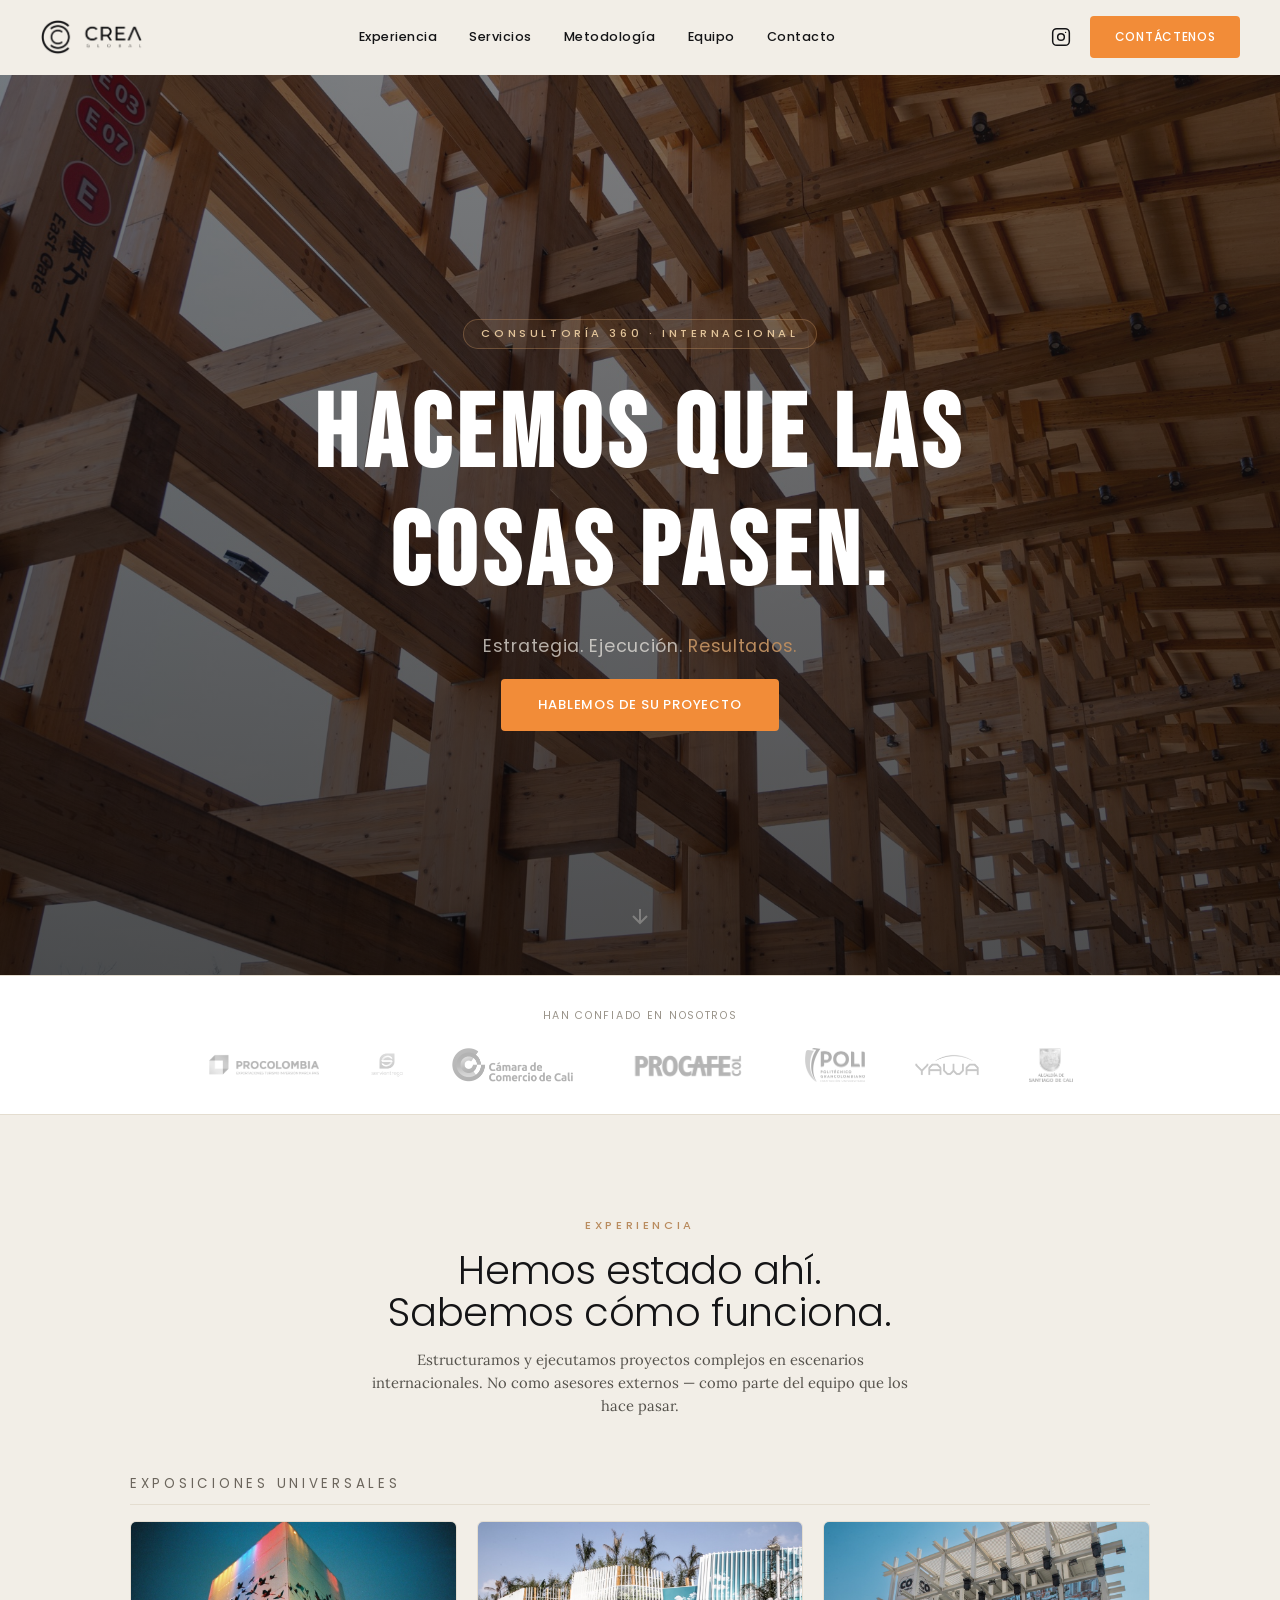
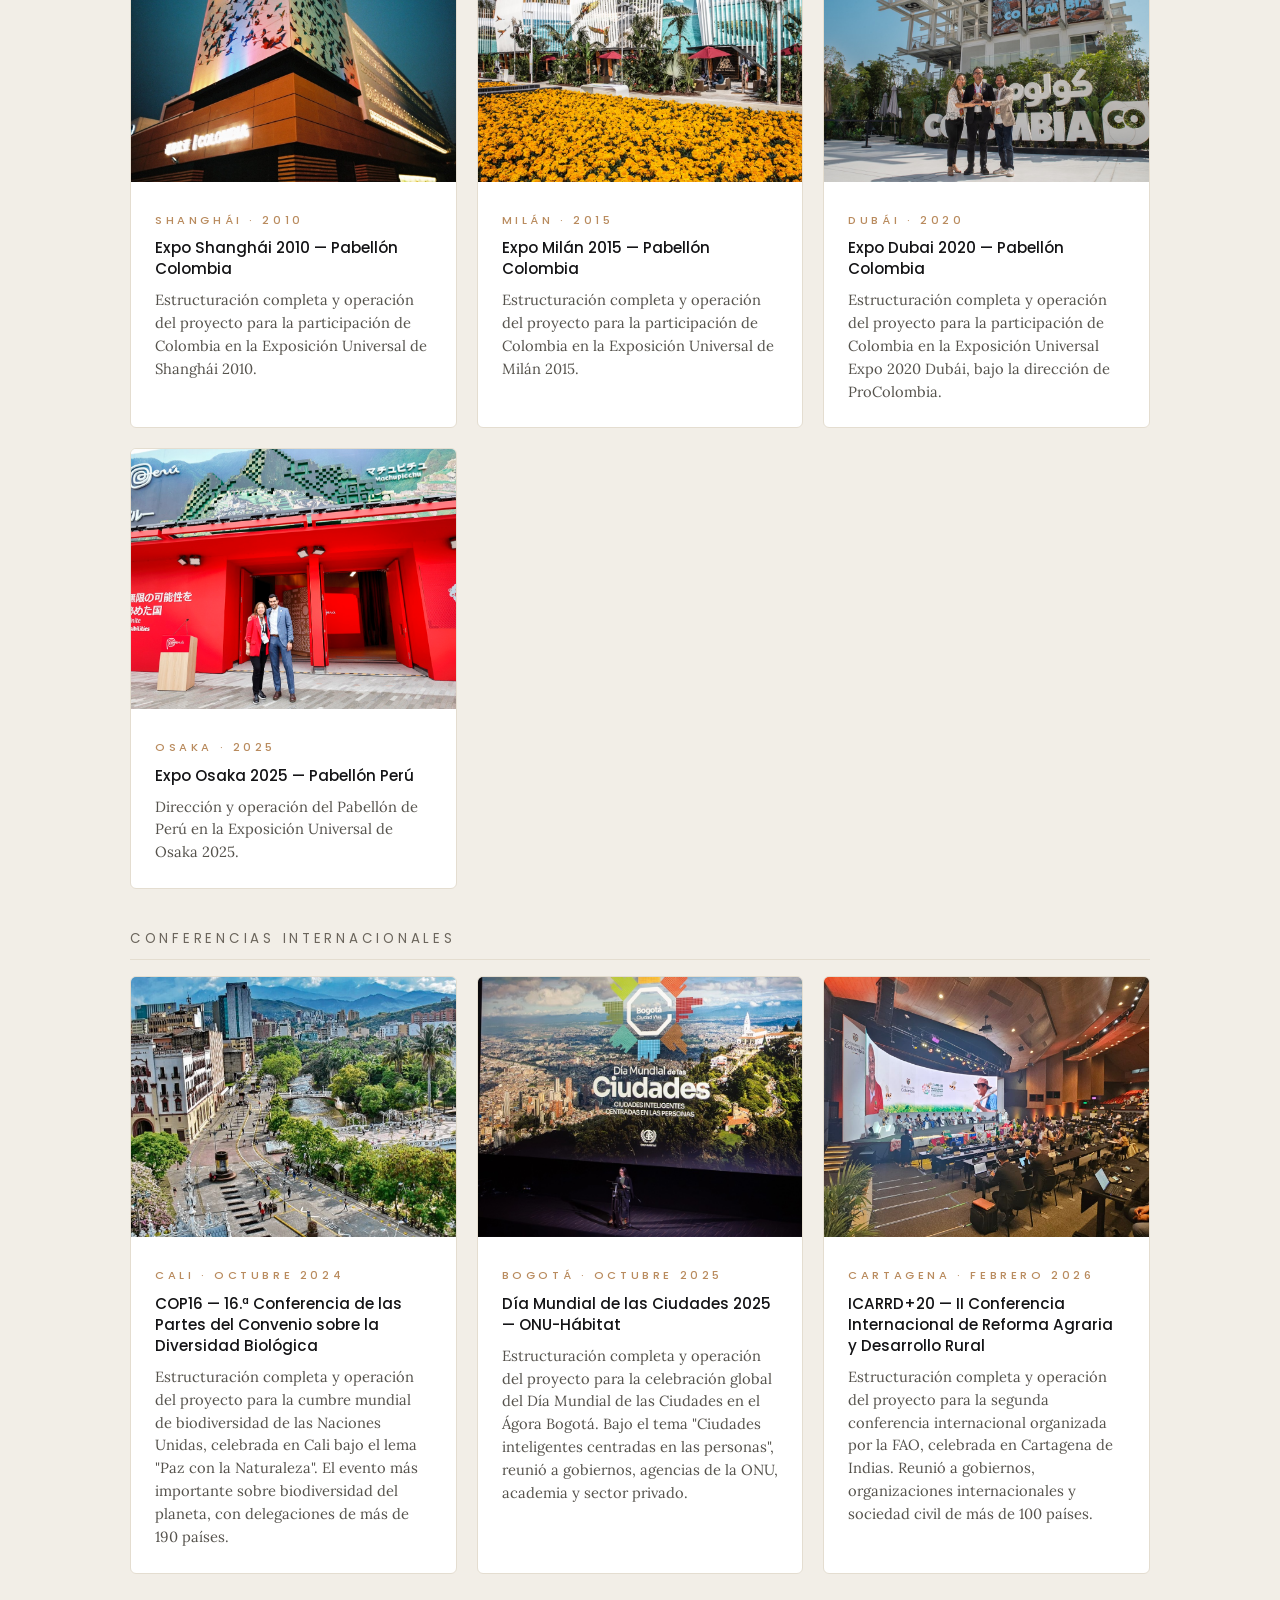
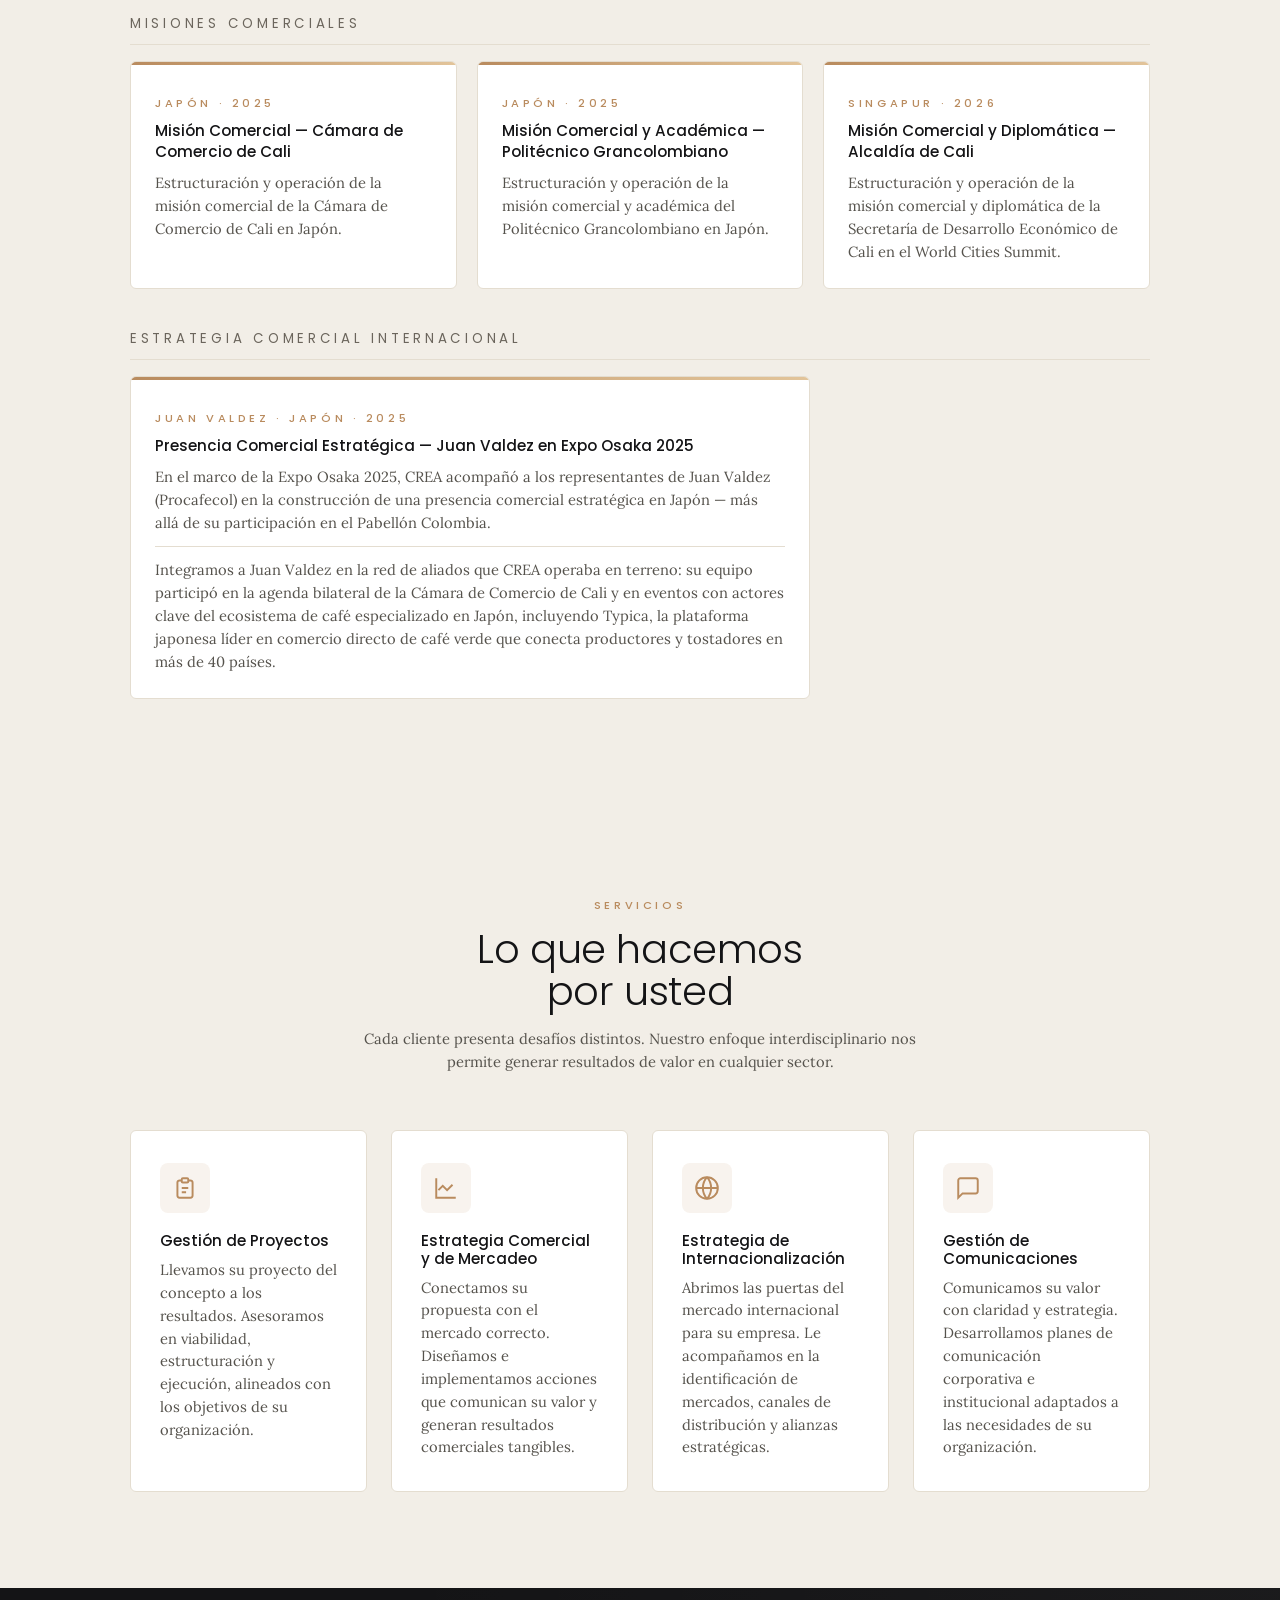
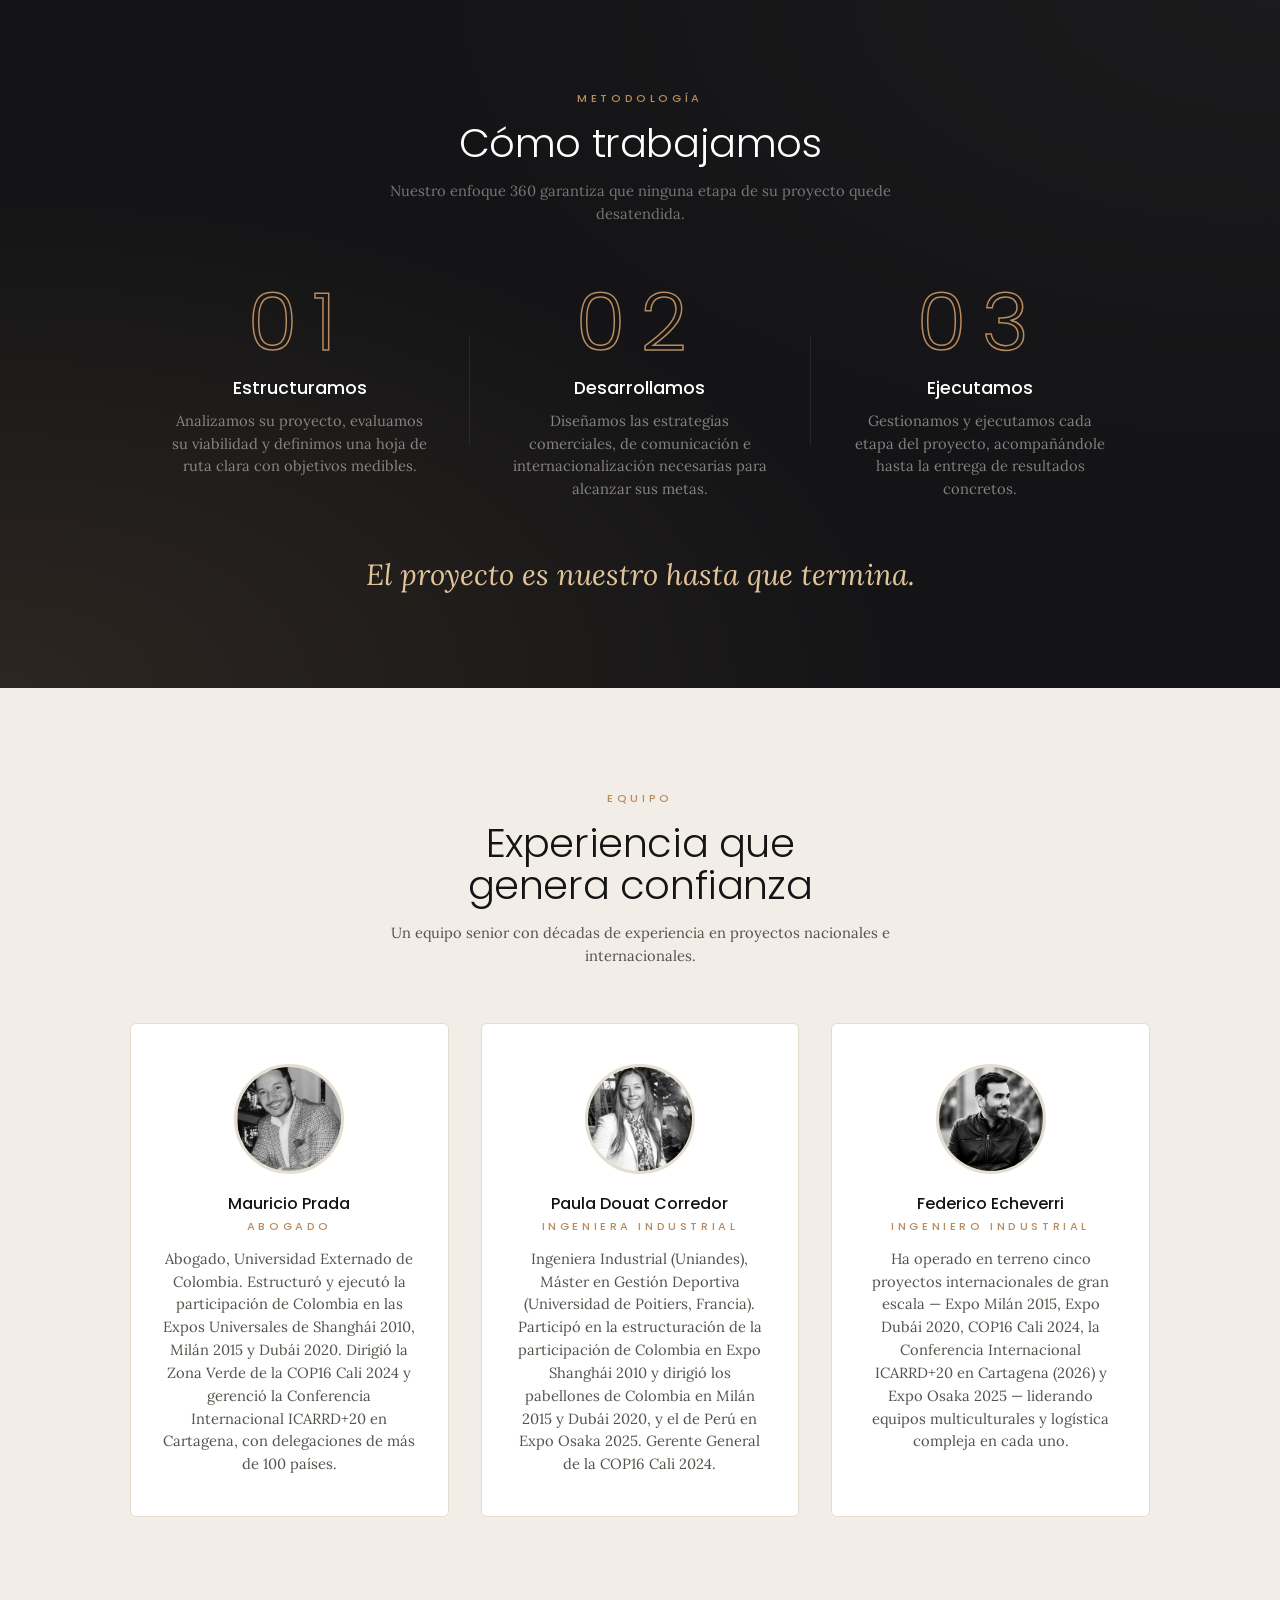
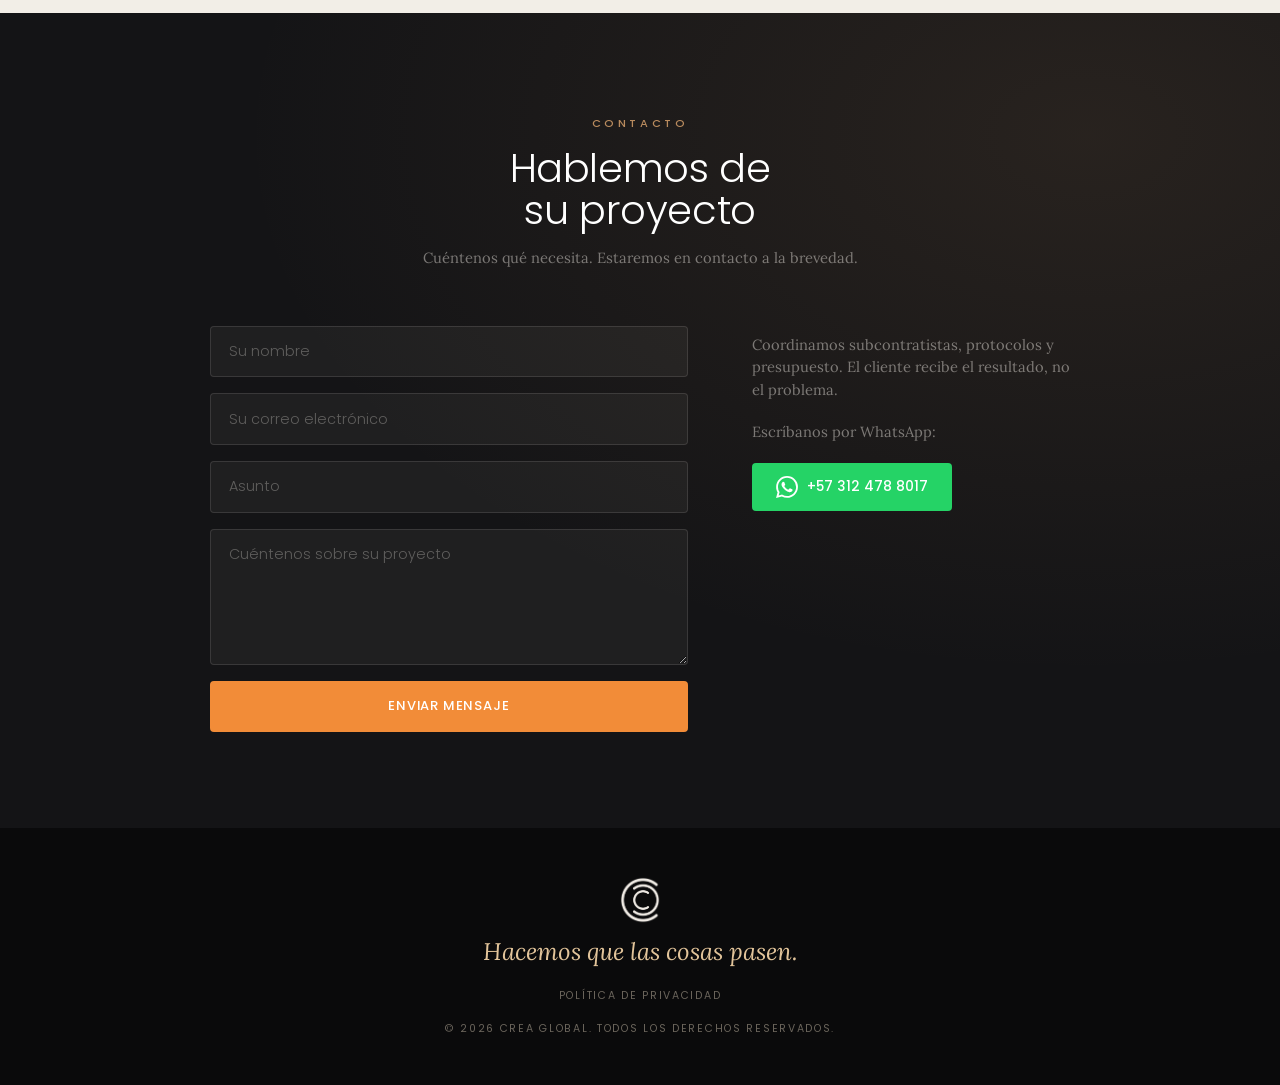
<file: index.html>
<!DOCTYPE html>
<html lang="es">
<head>
  <meta charset="UTF-8" />
  <meta name="viewport" content="width=device-width, initial-scale=1.0" />
  <title>CREA Global — Estrategia. Ejecución. Resultados.</title>
  <link rel="stylesheet" href="style.css" />
  <link href="https://fonts.googleapis.com/css2?family=Bebas+Neue&family=Poppins:ital,wght@0,300;0,400;0,500&family=Lora:ital,wght@0,400;1,400&display=swap" rel="stylesheet" />
</head>
<body>

  <!-- Navigation -->
  <header class="navbar" id="navbar">
    <a href="#" class="logo"><img src="images/logo-black-new.png" alt="CREA Global" height="36" /></a>
    <nav class="nav-links">
      <a href="#experiencia">Experiencia</a>
      <a href="#servicios">Servicios</a>
      <a href="#metodologia">Metodología</a>
      <a href="#equipo">Equipo</a>
      <a href="#contacto">Contacto</a>
    </nav>
    <div class="nav-actions">
      <a href="https://instagram.com" target="_blank" class="ig-link" aria-label="Instagram">
        <svg width="20" height="20" fill="none" stroke="currentColor" stroke-width="1.8" viewBox="0 0 24 24"><rect x="2" y="2" width="20" height="20" rx="5" ry="5"/><circle cx="12" cy="12" r="4"/><circle cx="17.5" cy="6.5" r="0.8" fill="currentColor" stroke="none"/></svg>
      </a>
      <a href="#contacto" class="btn btn-sm">Contáctenos</a>
      <button class="hamburger" aria-label="Menú">&#9776;</button>
    </div>
  </header>

  <!-- Hero -->
  <section class="hero" id="inicio">
    <div class="hero-bg"></div>
    <div class="hero-content">
      <p class="hero-tag reveal">Consultoría 360 · Internacional</p>
      <h1 class="reveal">Hacemos que las cosas pasen.</h1>
      <p class="hero-tagline reveal">Estrategia. Ejecución. <span class="accent-bronce">Resultados.</span></p>
      <a href="#contacto" class="btn btn-hero reveal">Hablemos de su proyecto</a>
    </div>
    <a href="#experiencia" class="hero-scroll" aria-label="Continuar">
      <svg width="24" height="24" fill="none" stroke="currentColor" stroke-width="2" viewBox="0 0 24 24"><path d="M12 5v14M5 12l7 7 7-7"/></svg>
    </a>
  </section>

  <!-- Trust Bar -->
  <section class="trust-bar">
    <p class="trust-label">Han confiado en nosotros</p>
    <div class="trust-logos">
      <img src="images/logo-procolombia.png" alt="ProColombia" />
      <img src="images/logo-servientrega.png" alt="Servientrega" />
      <img src="images/logo-camara-cali.png" alt="Cámara de Comercio de Cali" />
      <img src="images/logo-procafecol.png" alt="Procafecol" />
      <img src="images/logo-politecnico.png" alt="Politécnico Grancolombiano" />
      <img src="images/logo-yawa.png" alt="Yawa" />
      <img src="images/logo-alcaldia-cali.png" alt="Alcaldía de Cali" />
    </div>
  </section>

  <!-- Experience -->
  <section class="experience section" id="experiencia">
    <div class="container">
      <div class="section-header reveal">
        <p class="section-tag">Experiencia</p>
        <h2>Hemos estado ahí.<br>Sabemos cómo funciona.</h2>
        <p class="section-sub">Estructuramos y ejecutamos proyectos complejos en escenarios internacionales. No como asesores externos — como parte del equipo que los hace pasar.</p>
      </div>

      <!-- .exp-media acepta <img> hoy; para agregar video más adelante, reemplazar el <img>
           por <video autoplay muted loop playsinline poster="[misma imagen]" src="[clip].mp4"></video>
           dentro del mismo contenedor — comparte posicionamiento y hover con la imagen. -->
      <p class="exp-category-label reveal">Exposiciones Universales</p>
      <div class="exp-grid">
        <div class="exp-card reveal">
          <div class="exp-media"><img src="images/project-shanghai.jpg" alt="Pabellón Colombia en Expo Shanghái 2010" loading="lazy" /></div>
          <div class="exp-body">
            <span class="exp-tag">Shanghái · 2010</span>
            <h3>Expo Shanghái 2010 — Pabellón Colombia</h3>
            <p>Estructuración completa y operación del proyecto para la participación de Colombia en la Exposición Universal de Shanghái 2010.</p>
          </div>
        </div>
        <div class="exp-card reveal">
          <div class="exp-media"><img src="images/project-milan.jpg" alt="Pabellón Colombia en Expo Milán 2015" loading="lazy" /></div>
          <div class="exp-body">
            <span class="exp-tag">Milán · 2015</span>
            <h3>Expo Milán 2015 — Pabellón Colombia</h3>
            <p>Estructuración completa y operación del proyecto para la participación de Colombia en la Exposición Universal de Milán 2015.</p>
          </div>
        </div>
        <div class="exp-card reveal">
          <div class="exp-media"><img src="images/project-dubai.jpg" alt="Pabellón Colombia en Expo Dubái 2020" loading="lazy" /></div>
          <div class="exp-body">
            <span class="exp-tag">Dubái · 2020</span>
            <h3>Expo Dubai 2020 — Pabellón Colombia</h3>
            <p>Estructuración completa y operación del proyecto para la participación de Colombia en la Exposición Universal Expo 2020 Dubái, bajo la dirección de ProColombia.</p>
          </div>
        </div>
        <div class="exp-card reveal">
          <div class="exp-media"><img src="images/project-osaka.jpg" alt="Pabellón Perú en Expo Osaka 2025" loading="lazy" /></div>
          <div class="exp-body">
            <span class="exp-tag">Osaka · 2025</span>
            <h3>Expo Osaka 2025 — Pabellón Perú</h3>
            <p>Dirección y operación del Pabellón de Perú en la Exposición Universal de Osaka 2025.</p>
          </div>
        </div>
      </div>

      <p class="exp-category-label reveal">Conferencias Internacionales</p>
      <div class="exp-grid">
        <div class="exp-card reveal">
          <div class="exp-media"><img src="images/project-cop16.jpg" alt="COP16 en Cali, 2024" loading="lazy" /></div>
          <div class="exp-body">
            <span class="exp-tag">Cali · Octubre 2024</span>
            <h3>COP16 — 16.ª Conferencia de las Partes del Convenio sobre la Diversidad Biológica</h3>
            <p>Estructuración completa y operación del proyecto para la cumbre mundial de biodiversidad de las Naciones Unidas, celebrada en Cali bajo el lema "Paz con la Naturaleza". El evento más importante sobre biodiversidad del planeta, con delegaciones de más de 190 países.</p>
          </div>
        </div>
        <div class="exp-card reveal">
          <div class="exp-media"><img src="images/project-ciudades.jpg" alt="Día Mundial de las Ciudades 2025 en Bogotá" loading="lazy" /></div>
          <div class="exp-body">
            <span class="exp-tag">Bogotá · Octubre 2025</span>
            <h3>Día Mundial de las Ciudades 2025 — ONU-Hábitat</h3>
            <p>Estructuración completa y operación del proyecto para la celebración global del Día Mundial de las Ciudades en el Ágora Bogotá. Bajo el tema "Ciudades inteligentes centradas en las personas", reunió a gobiernos, agencias de la ONU, academia y sector privado.</p>
          </div>
        </div>
        <div class="exp-card reveal">
          <div class="exp-media"><img src="images/project-icarrd.jpg" alt="ICARRD+20 en Cartagena" loading="lazy" /></div>
          <div class="exp-body">
            <span class="exp-tag">Cartagena · Febrero 2026</span>
            <h3>ICARRD+20 — II Conferencia Internacional de Reforma Agraria y Desarrollo Rural</h3>
            <p>Estructuración completa y operación del proyecto para la segunda conferencia internacional organizada por la FAO, celebrada en Cartagena de Indias. Reunió a gobiernos, organizaciones internacionales y sociedad civil de más de 100 países.</p>
          </div>
        </div>
      </div>

      <p class="exp-category-label reveal">Misiones Comerciales</p>
      <div class="exp-grid">
        <div class="exp-card reveal">
          <div class="exp-card-accent"></div>
          <div class="exp-body">
            <span class="exp-tag">Japón · 2025</span>
            <h3>Misión Comercial — Cámara de Comercio de Cali</h3>
            <p>Estructuración y operación de la misión comercial de la Cámara de Comercio de Cali en Japón.</p>
          </div>
        </div>
        <div class="exp-card reveal">
          <div class="exp-card-accent"></div>
          <div class="exp-body">
            <span class="exp-tag">Japón · 2025</span>
            <h3>Misión Comercial y Académica — Politécnico Grancolombiano</h3>
            <p>Estructuración y operación de la misión comercial y académica del Politécnico Grancolombiano en Japón.</p>
          </div>
        </div>
        <div class="exp-card reveal">
          <div class="exp-card-accent"></div>
          <div class="exp-body">
            <span class="exp-tag">Singapur · 2026</span>
            <h3>Misión Comercial y Diplomática — Alcaldía de Cali</h3>
            <p>Estructuración y operación de la misión comercial y diplomática de la Secretaría de Desarrollo Económico de Cali en el World Cities Summit.</p>
          </div>
        </div>
      </div>

      <p class="exp-category-label reveal">Estrategia Comercial Internacional</p>
      <div class="exp-grid">
        <div class="exp-card exp-card-featured reveal">
          <div class="exp-card-accent"></div>
          <div class="exp-body">
            <span class="exp-tag">Juan Valdez · Japón · 2025</span>
            <h3>Presencia Comercial Estratégica — Juan Valdez en Expo Osaka 2025</h3>
            <p>En el marco de la Expo Osaka 2025, CREA acompañó a los representantes de Juan Valdez (Procafecol) en la construcción de una presencia comercial estratégica en Japón — más allá de su participación en el Pabellón Colombia.</p>
            <p class="exp-body-extra">Integramos a Juan Valdez en la red de aliados que CREA operaba en terreno: su equipo participó en la agenda bilateral de la Cámara de Comercio de Cali y en eventos con actores clave del ecosistema de café especializado en Japón, incluyendo Typica, la plataforma japonesa líder en comercio directo de café verde que conecta productores y tostadores en más de 40 países.</p>
          </div>
        </div>
      </div>
    </div>
  </section>

  <!-- Services -->
  <section class="services section" id="servicios">
    <div class="container">
      <div class="section-header reveal">
        <p class="section-tag">Servicios</p>
        <h2>Lo que hacemos<br>por usted</h2>
        <p class="section-sub">Cada cliente presenta desafíos distintos. Nuestro enfoque interdisciplinario nos permite generar resultados de valor en cualquier sector.</p>
      </div>
      <div class="services-grid">
        <div class="service-card reveal">
          <div class="service-icon">
            <svg width="26" height="26" fill="none" stroke="currentColor" stroke-width="1.8" viewBox="0 0 24 24"><path d="M9 5H7a2 2 0 00-2 2v12a2 2 0 002 2h10a2 2 0 002-2V7a2 2 0 00-2-2h-2"/><rect x="9" y="3" width="6" height="4" rx="1"/><path d="M9 12h6M9 16h4"/></svg>
          </div>
          <h3>Gestión de Proyectos</h3>
          <p>Llevamos su proyecto del concepto a los resultados. Asesoramos en viabilidad, estructuración y ejecución, alineados con los objetivos de su organización.</p>
        </div>
        <div class="service-card reveal">
          <div class="service-icon">
            <svg width="26" height="26" fill="none" stroke="currentColor" stroke-width="1.8" viewBox="0 0 24 24"><path d="M3 3v18h18"/><path d="M18 9l-5 5-4-4-4 4"/></svg>
          </div>
          <h3>Estrategia Comercial y de Mercadeo</h3>
          <p>Conectamos su propuesta con el mercado correcto. Diseñamos e implementamos acciones que comunican su valor y generan resultados comerciales tangibles.</p>
        </div>
        <div class="service-card reveal">
          <div class="service-icon">
            <svg width="26" height="26" fill="none" stroke="currentColor" stroke-width="1.8" viewBox="0 0 24 24"><circle cx="12" cy="12" r="10"/><path d="M2 12h20M12 2a15 15 0 010 20M12 2a15 15 0 000 20"/></svg>
          </div>
          <h3>Estrategia de Internacionalización</h3>
          <p>Abrimos las puertas del mercado internacional para su empresa. Le acompañamos en la identificación de mercados, canales de distribución y alianzas estratégicas.</p>
        </div>
        <div class="service-card reveal">
          <div class="service-icon">
            <svg width="26" height="26" fill="none" stroke="currentColor" stroke-width="1.8" viewBox="0 0 24 24"><path d="M21 15a2 2 0 01-2 2H7l-4 4V5a2 2 0 012-2h14a2 2 0 012 2z"/></svg>
          </div>
          <h3>Gestión de Comunicaciones</h3>
          <p>Comunicamos su valor con claridad y estrategia. Desarrollamos planes de comunicación corporativa e institucional adaptados a las necesidades de su organización.</p>
        </div>
      </div>
    </div>
  </section>

  <!-- Methodology -->
  <section class="methodology section" id="metodologia">
    <div class="container">
      <div class="section-header reveal">
        <p class="section-tag">Metodología</p>
        <h2>Cómo trabajamos</h2>
        <p class="section-sub">Nuestro enfoque 360 garantiza que ninguna etapa de su proyecto quede desatendida.</p>
      </div>
      <div class="method-steps">
        <div class="method-step reveal">
          <div class="step-number">01</div>
          <h3>Estructuramos</h3>
          <p>Analizamos su proyecto, evaluamos su viabilidad y definimos una hoja de ruta clara con objetivos medibles.</p>
        </div>
        <div class="method-divider"></div>
        <div class="method-step reveal">
          <div class="step-number">02</div>
          <h3>Desarrollamos</h3>
          <p>Diseñamos las estrategias comerciales, de comunicación e internacionalización necesarias para alcanzar sus metas.</p>
        </div>
        <div class="method-divider"></div>
        <div class="method-step reveal">
          <div class="step-number">03</div>
          <h3>Ejecutamos</h3>
          <p>Gestionamos y ejecutamos cada etapa del proyecto, acompañándole hasta la entrega de resultados concretos.</p>
        </div>
      </div>
      <p class="method-closing reveal">El proyecto es nuestro hasta que termina.</p>
    </div>
  </section>

  <!-- Team -->
  <section class="team section" id="equipo">
    <div class="container">
      <div class="section-header reveal">
        <p class="section-tag">Equipo</p>
        <h2>Experiencia que<br>genera confianza</h2>
        <p class="section-sub">Un equipo senior con décadas de experiencia en proyectos nacionales e internacionales.</p>
      </div>
      <div class="team-grid">
        <div class="team-card reveal">
          <img class="team-photo" src="images/team-mauricio.jpeg" alt="Mauricio Prada" />
          <h3>Mauricio Prada</h3>
          <p class="team-role">Abogado</p>
          <p class="team-bio">Abogado, Universidad Externado de Colombia. Estructuró y ejecutó la participación de Colombia en las Expos Universales de Shanghái 2010, Milán 2015 y Dubái 2020. Dirigió la Zona Verde de la COP16 Cali 2024 y gerenció la Conferencia Internacional ICARRD+20 en Cartagena, con delegaciones de más de 100 países.</p>
        </div>
        <div class="team-card reveal">
          <img class="team-photo" src="images/team-paula.jpeg" alt="Paula Douat Corredor" />
          <h3>Paula Douat Corredor</h3>
          <p class="team-role">Ingeniera Industrial</p>
          <p class="team-bio">Ingeniera Industrial (Uniandes), Máster en Gestión Deportiva (Universidad de Poitiers, Francia). Participó en la estructuración de la participación de Colombia en Expo Shanghái 2010 y dirigió los pabellones de Colombia en Milán 2015 y Dubái 2020, y el de Perú en Expo Osaka 2025. Gerente General de la COP16 Cali 2024.</p>
        </div>
        <div class="team-card reveal">
          <img class="team-photo" src="images/team-federico.png" alt="Federico Echeverri" />
          <h3>Federico Echeverri</h3>
          <p class="team-role">Ingeniero Industrial</p>
          <p class="team-bio">Ha operado en terreno cinco proyectos internacionales de gran escala — Expo Milán 2015, Expo Dubái 2020, COP16 Cali 2024, la Conferencia Internacional ICARRD+20 en Cartagena (2026) y Expo Osaka 2025 — liderando equipos multiculturales y logística compleja en cada uno.</p>
        </div>
      </div>
    </div>
  </section>

  <!-- Contact -->
  <section class="contact section" id="contacto">
    <div class="container">
      <div class="section-header reveal">
        <p class="section-tag">Contacto</p>
        <h2>Hablemos de<br>su proyecto</h2>
        <p class="section-sub">Cuéntenos qué necesita. Estaremos en contacto a la brevedad.</p>
      </div>
      <div class="contact-inner reveal">
        <form class="contact-form">
          <input type="text" placeholder="Su nombre" required />
          <input type="email" placeholder="Su correo electrónico" required />
          <input type="text" placeholder="Asunto" />
          <textarea placeholder="Cuéntenos sobre su proyecto" rows="5" required></textarea>
          <button type="submit" class="btn">Enviar mensaje</button>
        </form>
        <div class="contact-info">
          <p>Coordinamos subcontratistas, protocolos y presupuesto. El cliente recibe el resultado, no el problema.</p>
          <p>Escríbanos por WhatsApp:</p>
          <a href="https://wa.me/573124788017" target="_blank" class="whatsapp-btn">
            <svg width="22" height="22" fill="currentColor" viewBox="0 0 24 24"><path d="M17.472 14.382c-.297-.149-1.758-.867-2.03-.967-.273-.099-.471-.148-.67.15-.197.297-.767.966-.94 1.164-.173.199-.347.223-.644.075-.297-.15-1.255-.463-2.39-1.475-.883-.788-1.48-1.761-1.653-2.059-.173-.297-.018-.458.13-.606.134-.133.298-.347.446-.52.149-.174.198-.298.298-.497.099-.198.05-.371-.025-.52-.075-.149-.669-1.612-.916-2.207-.242-.579-.487-.5-.669-.51a12.8 12.8 0 00-.57-.01c-.198 0-.52.074-.792.372-.272.297-1.04 1.016-1.04 2.479 0 1.462 1.065 2.875 1.213 3.074.149.198 2.096 3.2 5.077 4.487.709.306 1.262.489 1.694.625.712.227 1.36.195 1.871.118.571-.085 1.758-.719 2.006-1.413.248-.694.248-1.289.173-1.413-.074-.124-.272-.198-.57-.347m-5.421 7.403h-.004a9.87 9.87 0 01-5.031-1.378l-.361-.214-3.741.982.998-3.648-.235-.374a9.86 9.86 0 01-1.51-5.26c.001-5.45 4.436-9.884 9.888-9.884 2.64 0 5.122 1.03 6.988 2.898a9.825 9.825 0 012.893 6.994c-.003 5.45-4.437 9.884-9.885 9.884m8.413-18.297A11.815 11.815 0 0012.05 0C5.495 0 .16 5.335.157 11.892c0 2.096.547 4.142 1.588 5.945L.057 24l6.305-1.654a11.882 11.882 0 005.683 1.448h.005c6.554 0 11.89-5.335 11.893-11.893a11.821 11.821 0 00-3.48-8.413z"/></svg>
            +57 312 478 8017
          </a>
        </div>
      </div>
    </div>
  </section>

  <!-- Footer -->
  <footer class="footer">
    <div class="footer-inner">
      <img src="images/isotipo-negativo-fondo-transparente.png" alt="CREA Global" height="48" />
      <p class="footer-tagline">Hacemos que las cosas pasen.</p>
      <div class="footer-links">
        <a href="#">Política de Privacidad</a>
      </div>
      <p class="footer-copy">&copy; 2026 CREA Global. Todos los derechos reservados.</p>
    </div>
  </footer>

  <script>
    const navbar = document.getElementById('navbar');
    window.addEventListener('scroll', () => {
      navbar.classList.toggle('scrolled', window.scrollY > 20);
    });

    const observer = new IntersectionObserver((entries) => {
      entries.forEach(e => {
        if (e.isIntersecting) {
          e.target.classList.add('visible');
          observer.unobserve(e.target);
        }
      });
    }, { threshold: 0.1 });

    document.querySelectorAll('.reveal').forEach(el => observer.observe(el));
  </script>

</body>
</html>
</file>
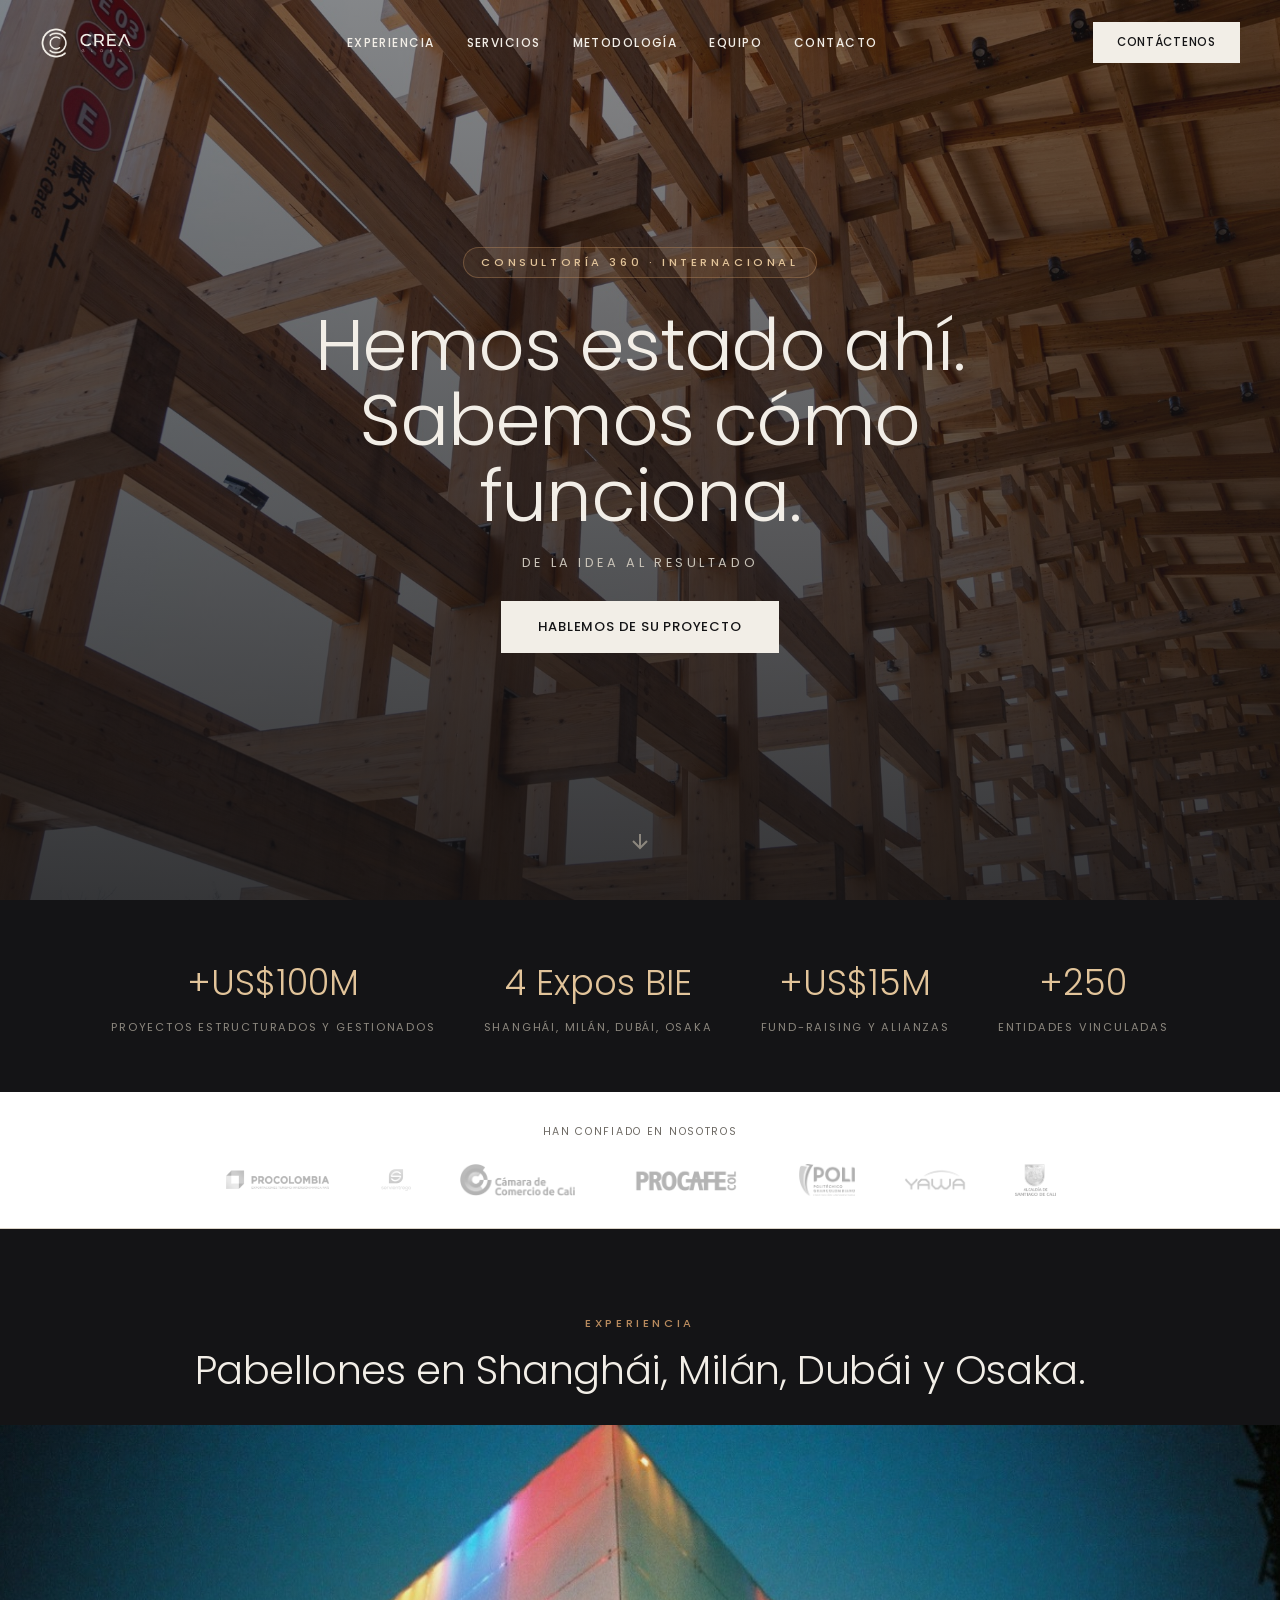
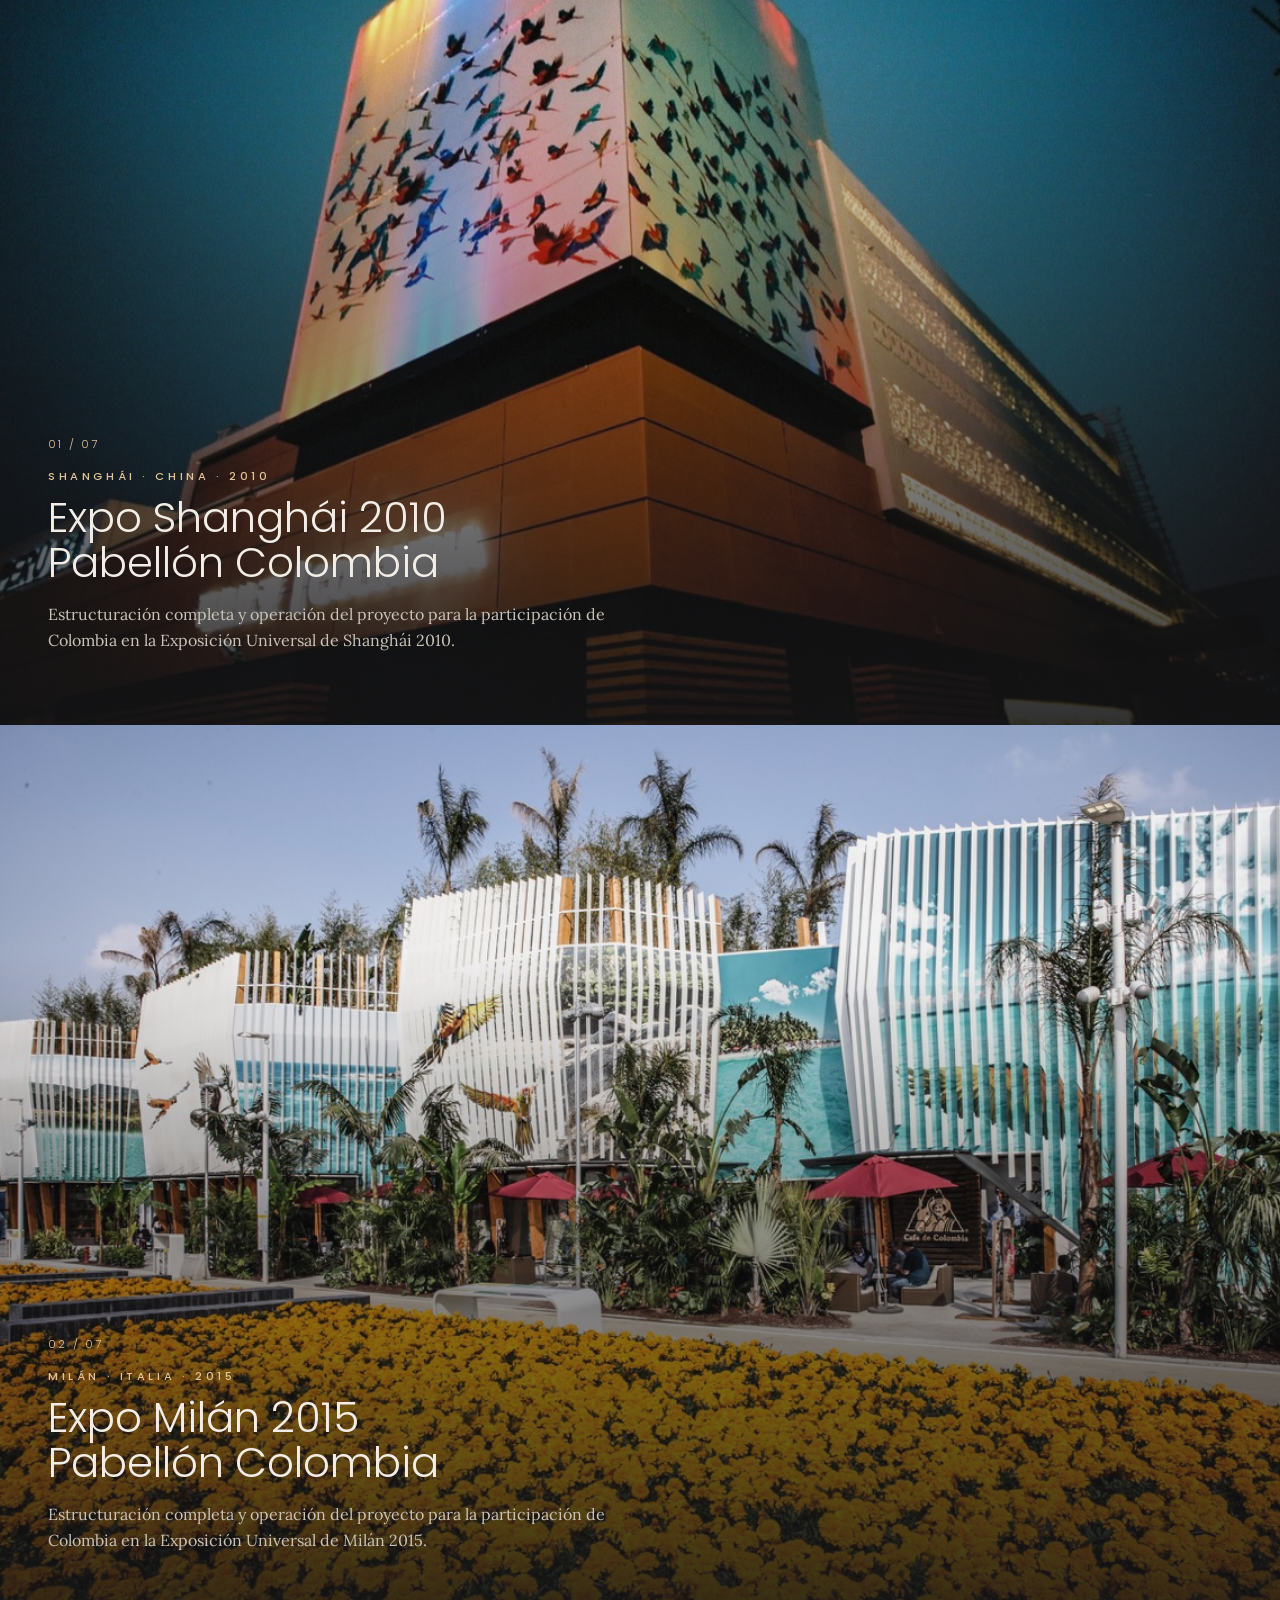
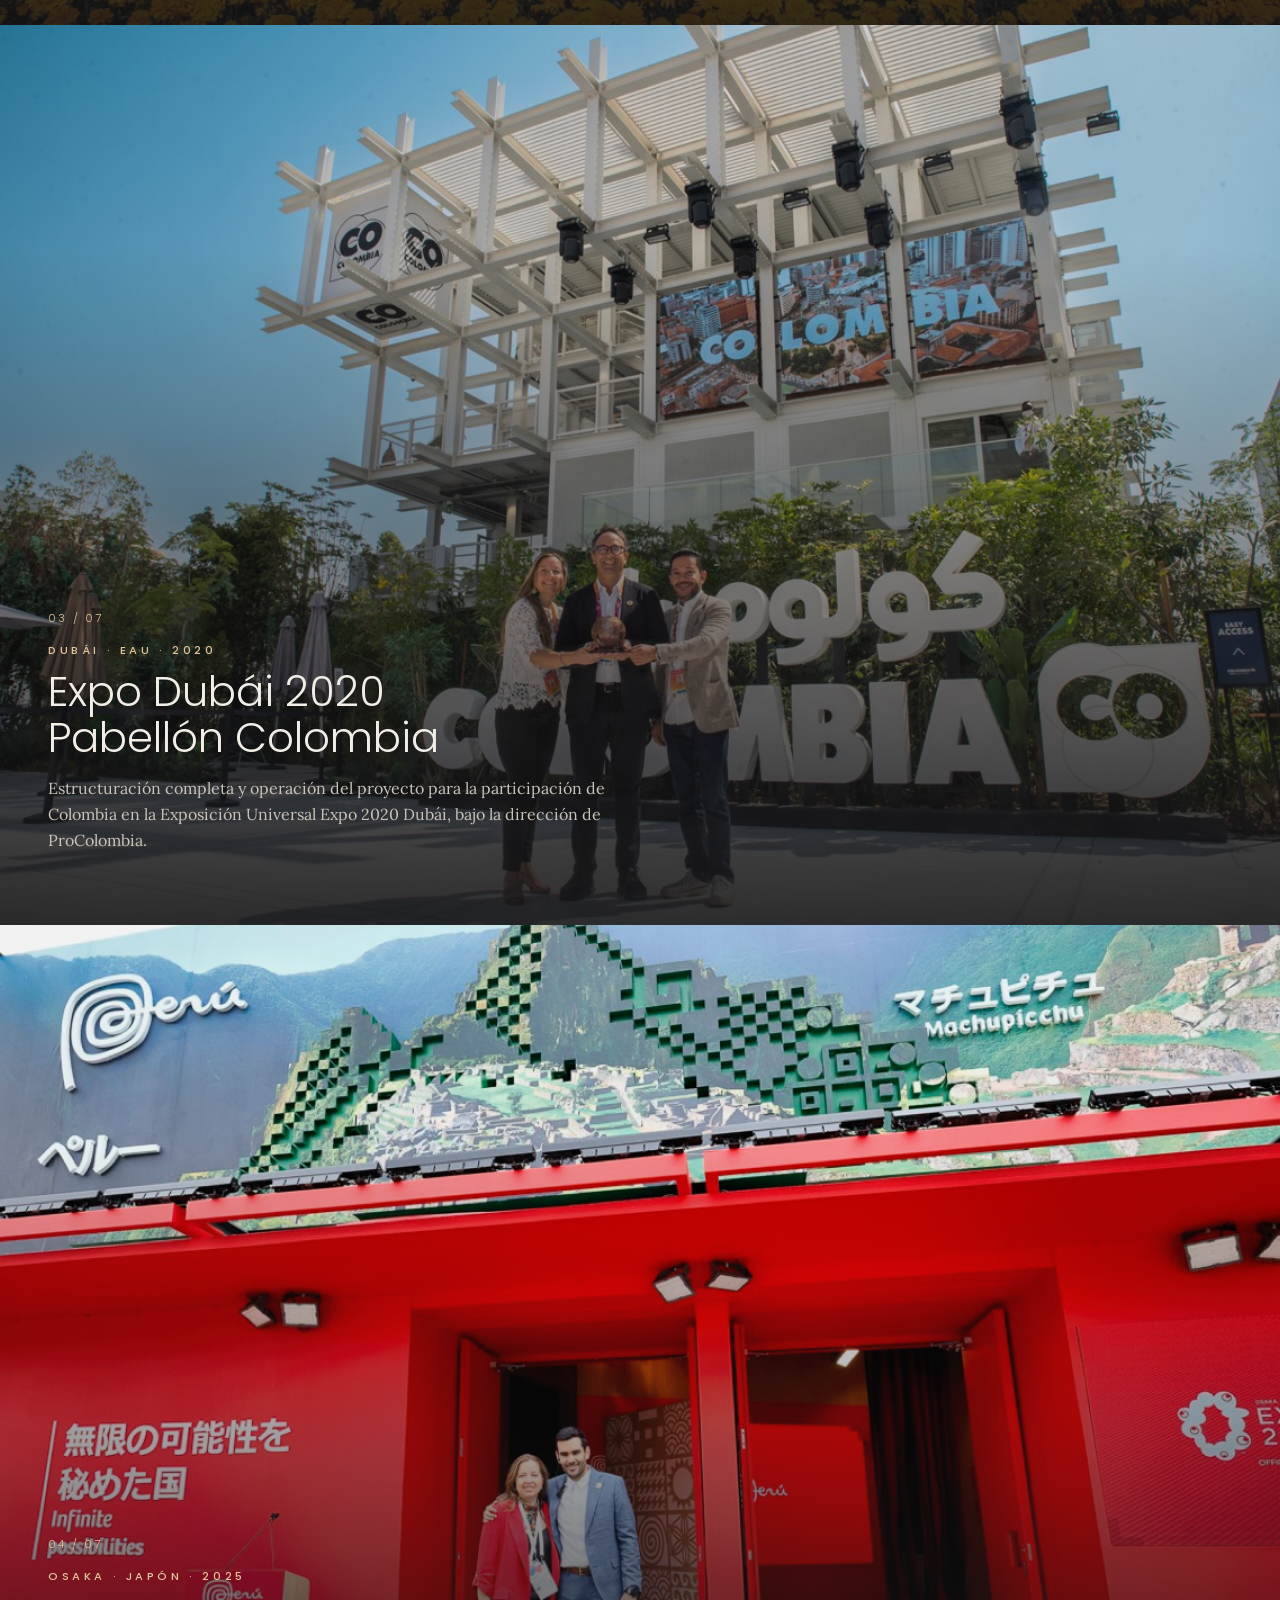
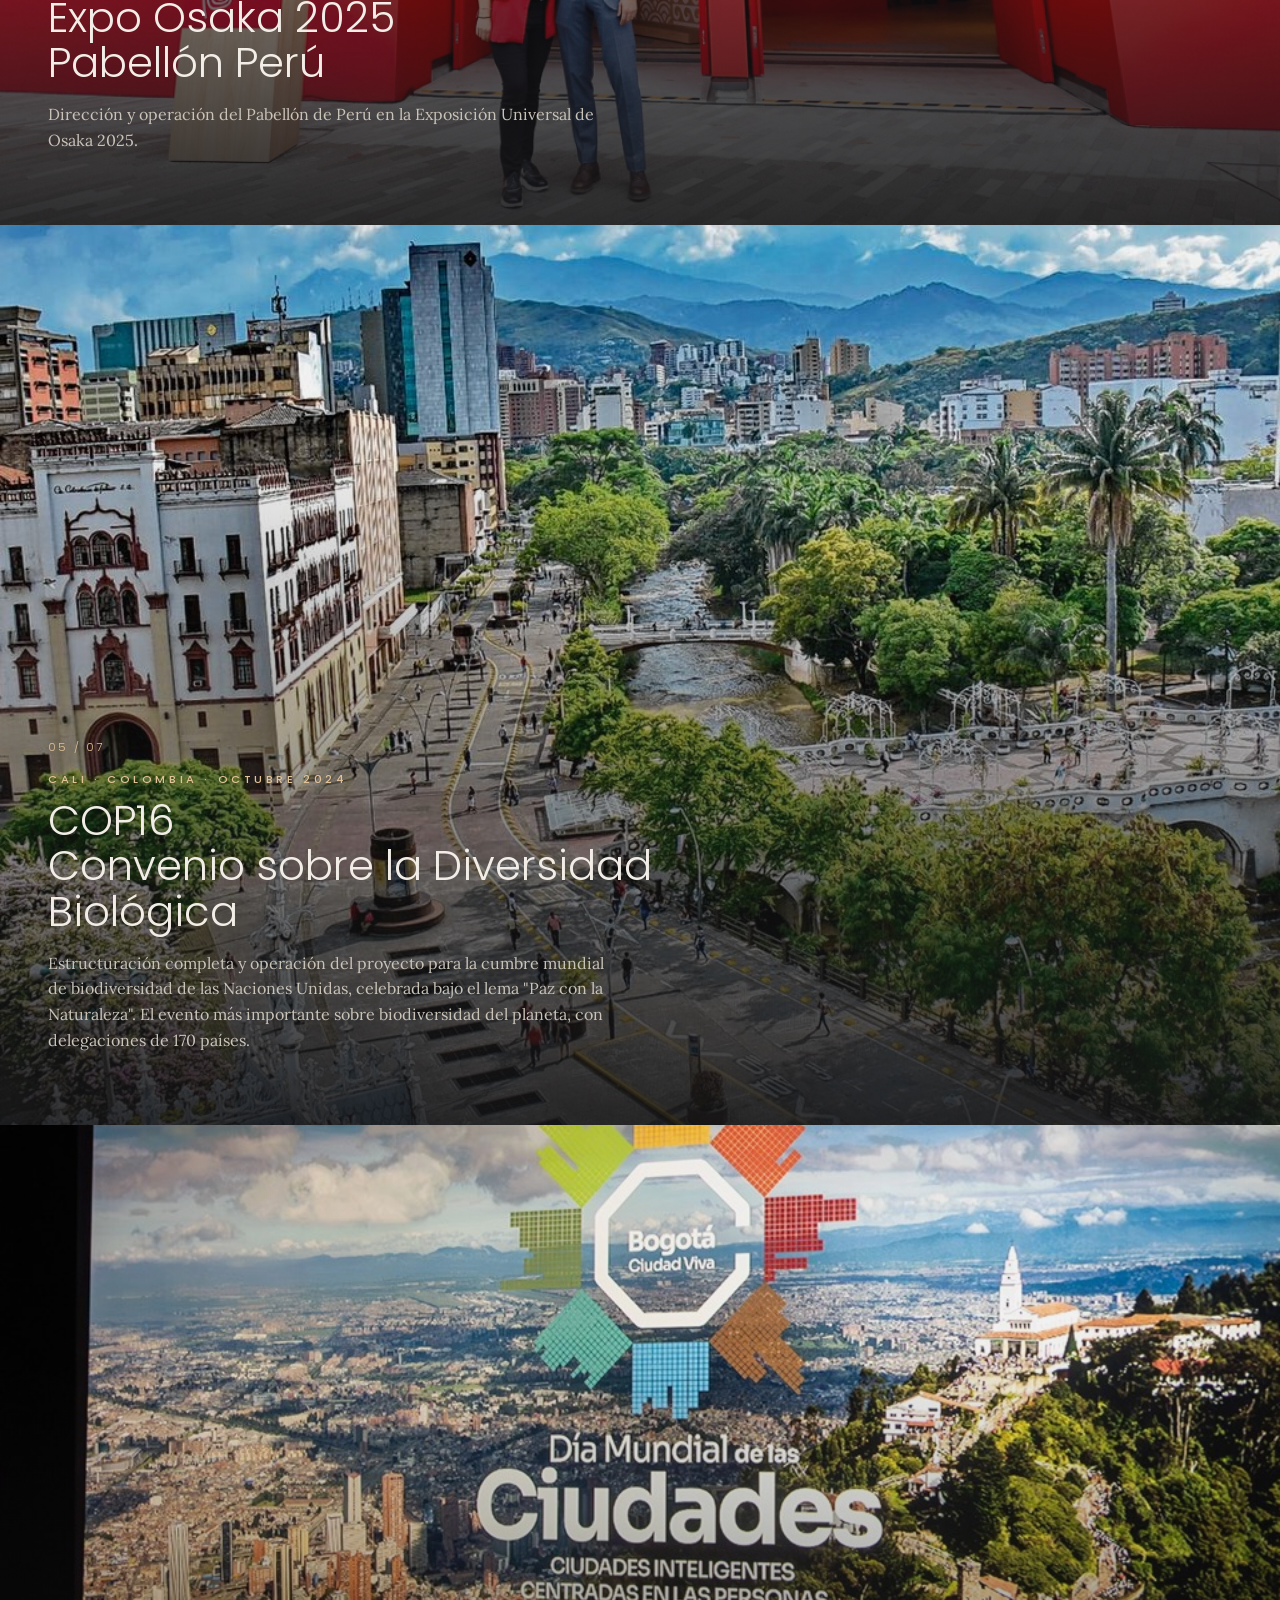
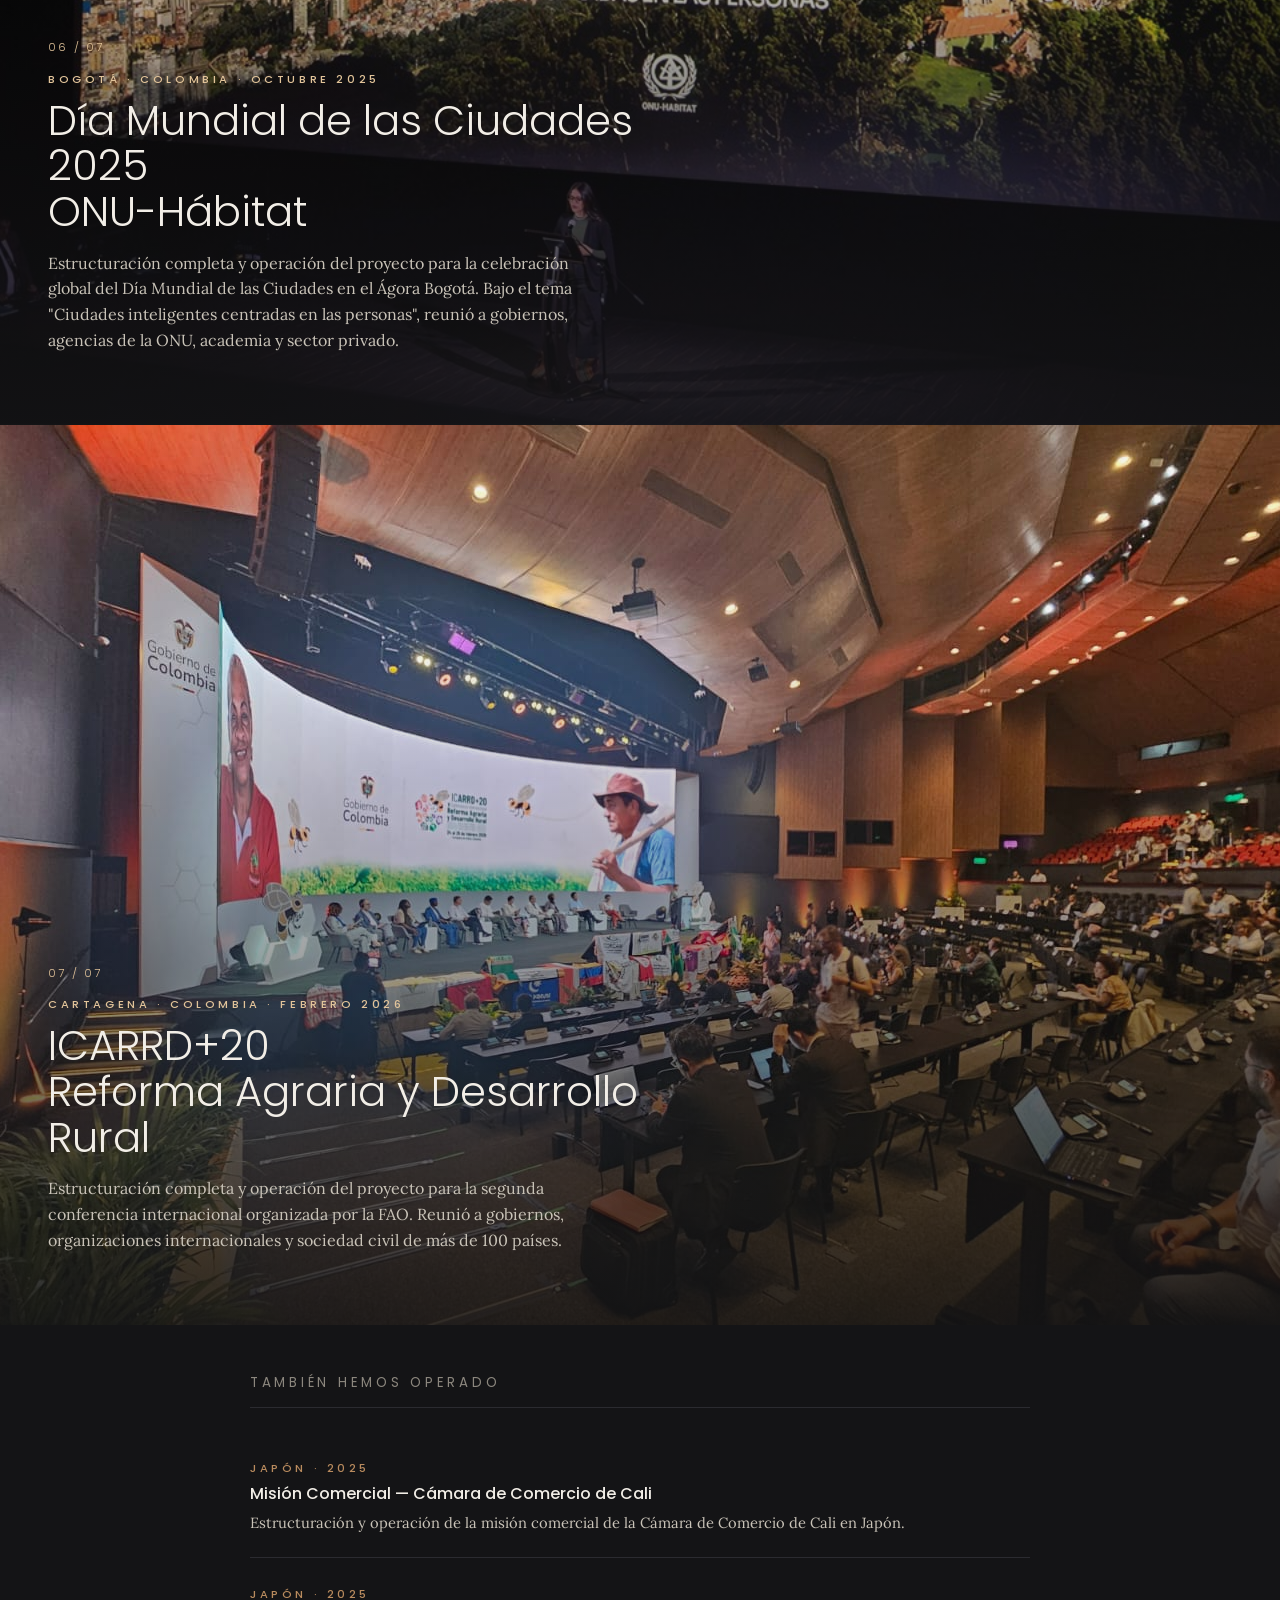
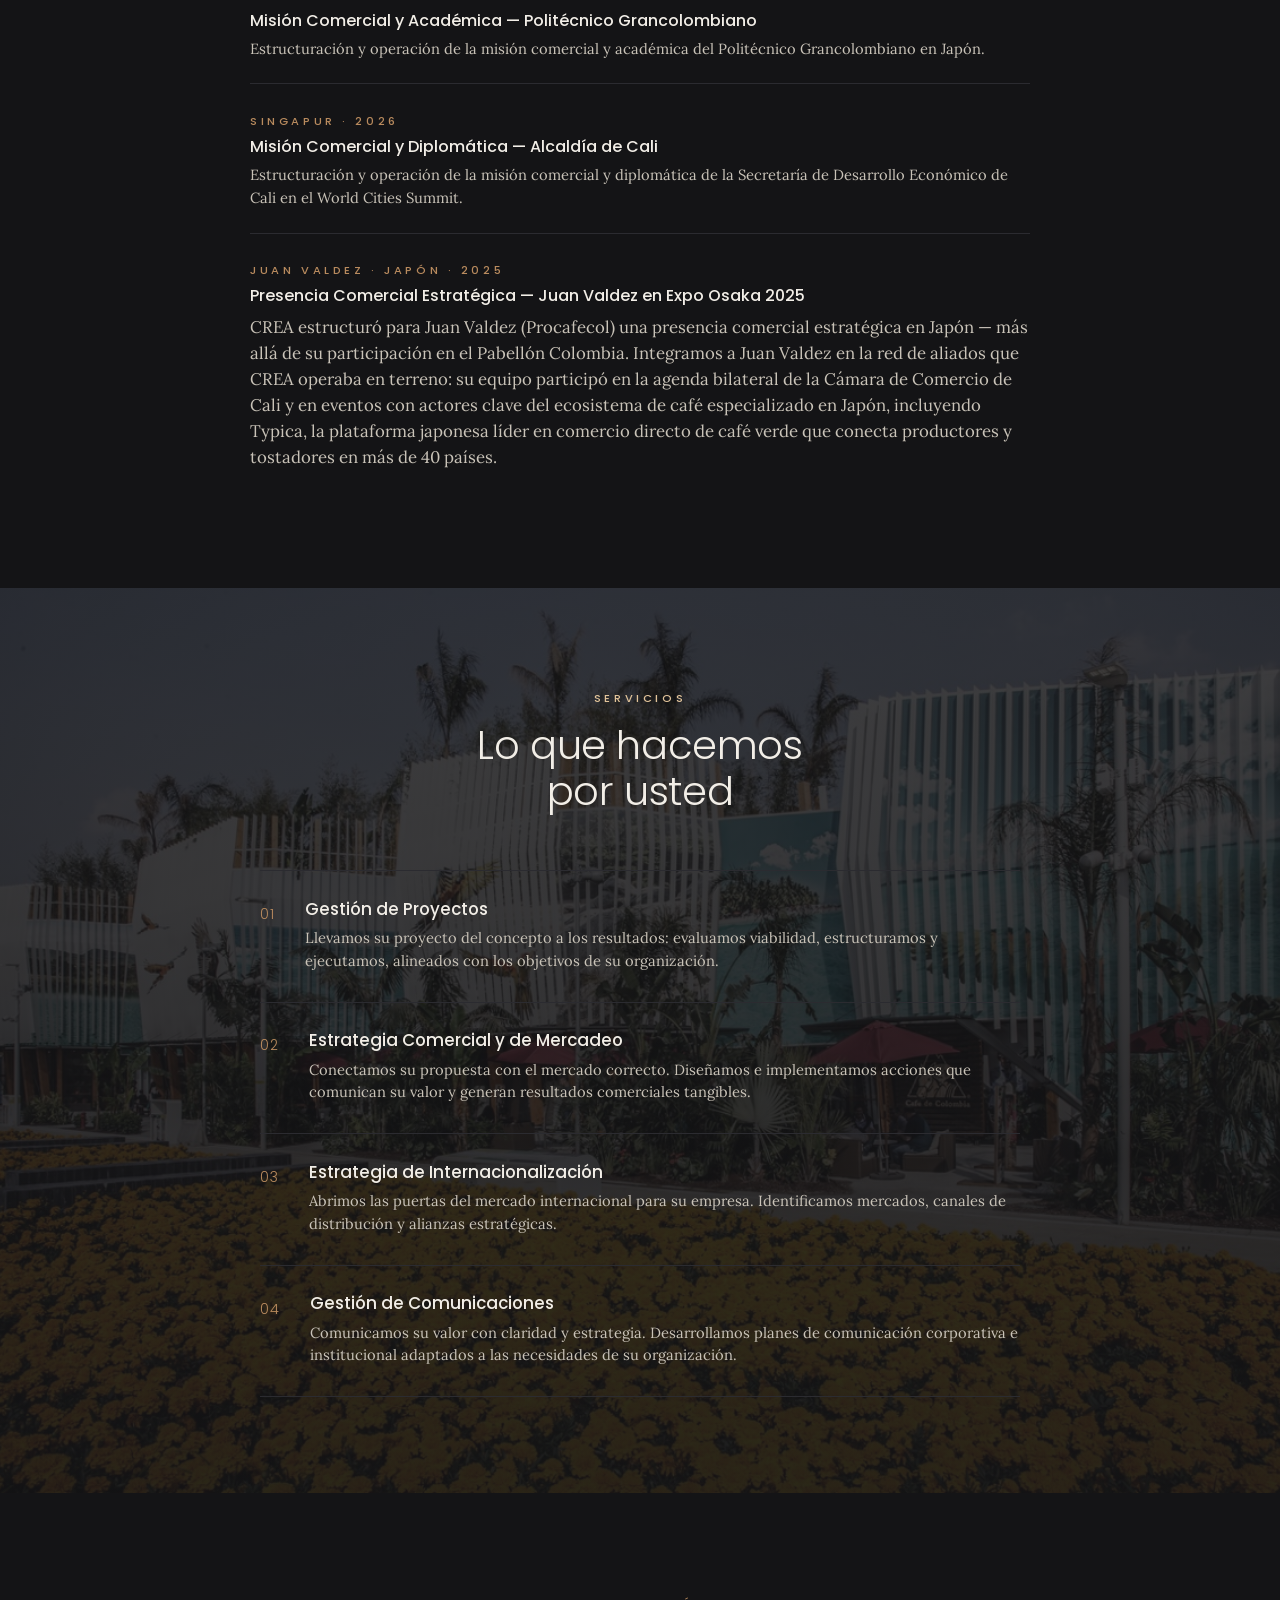
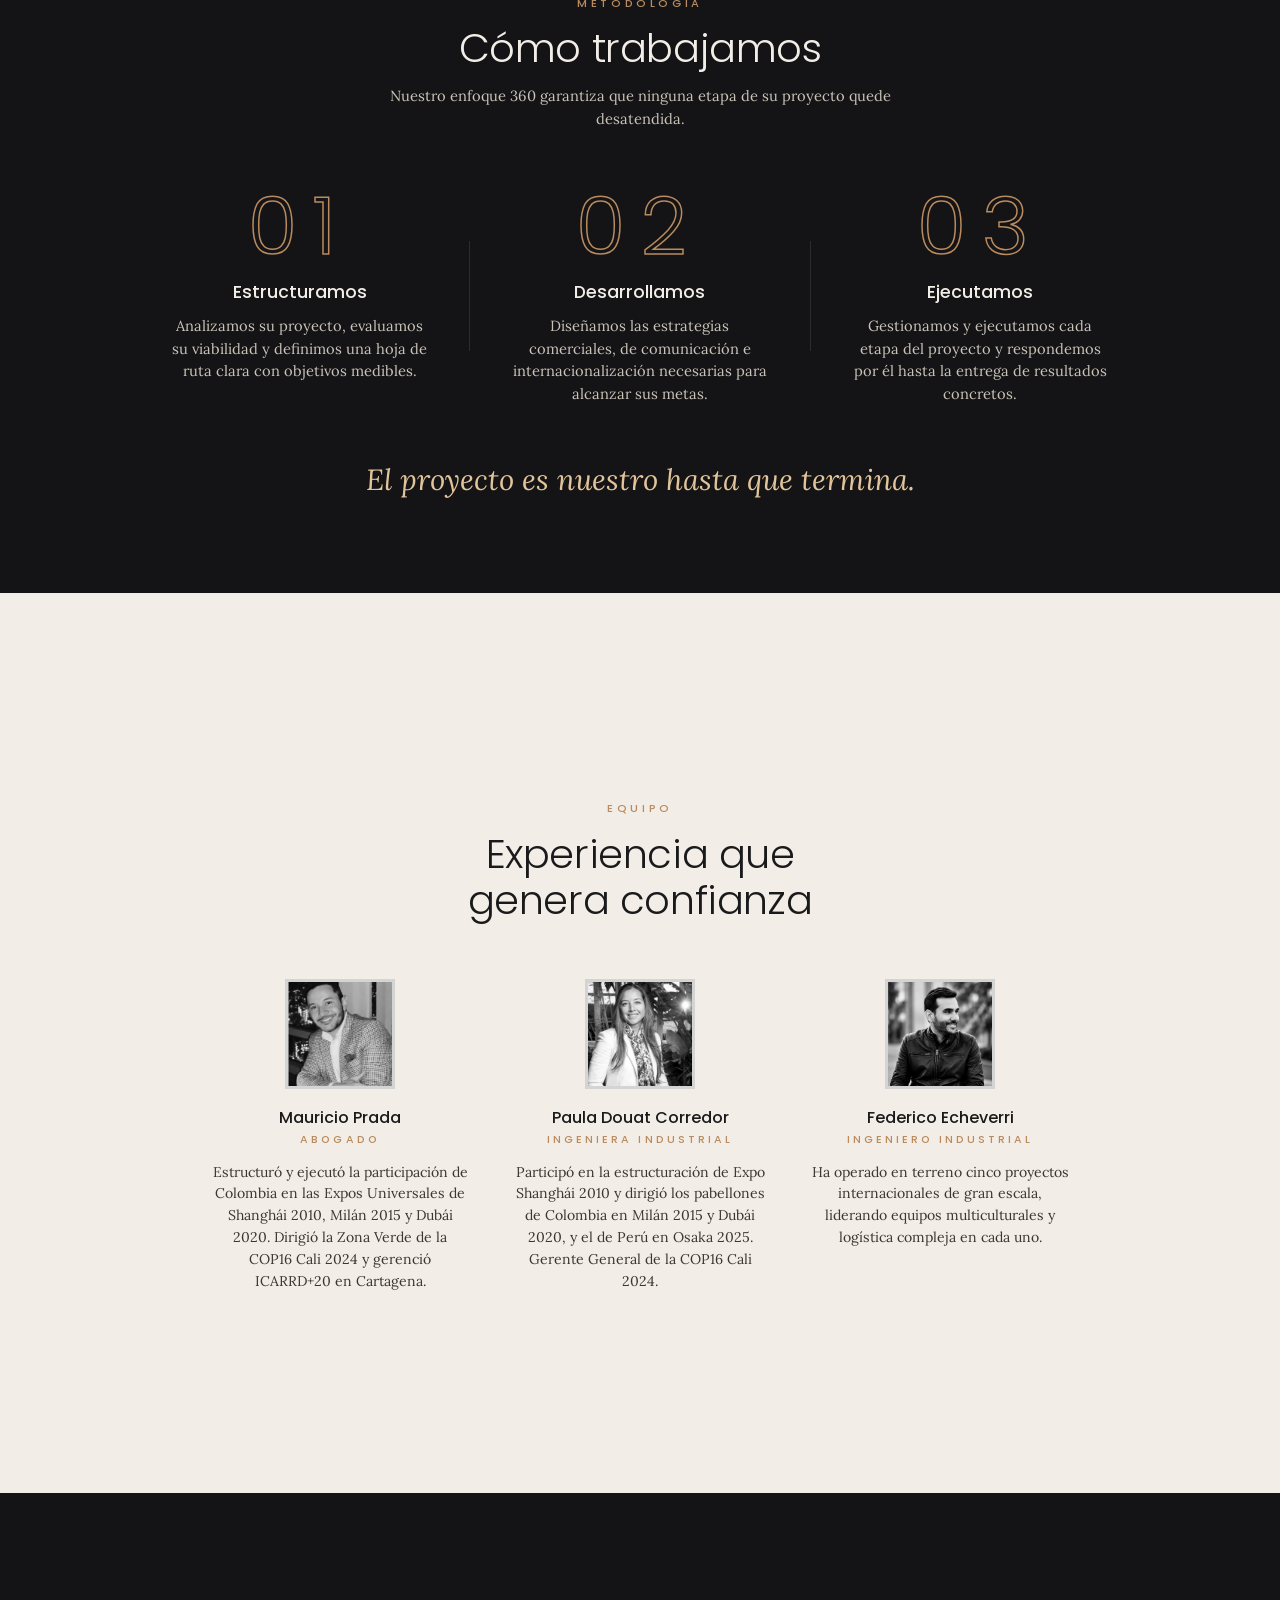
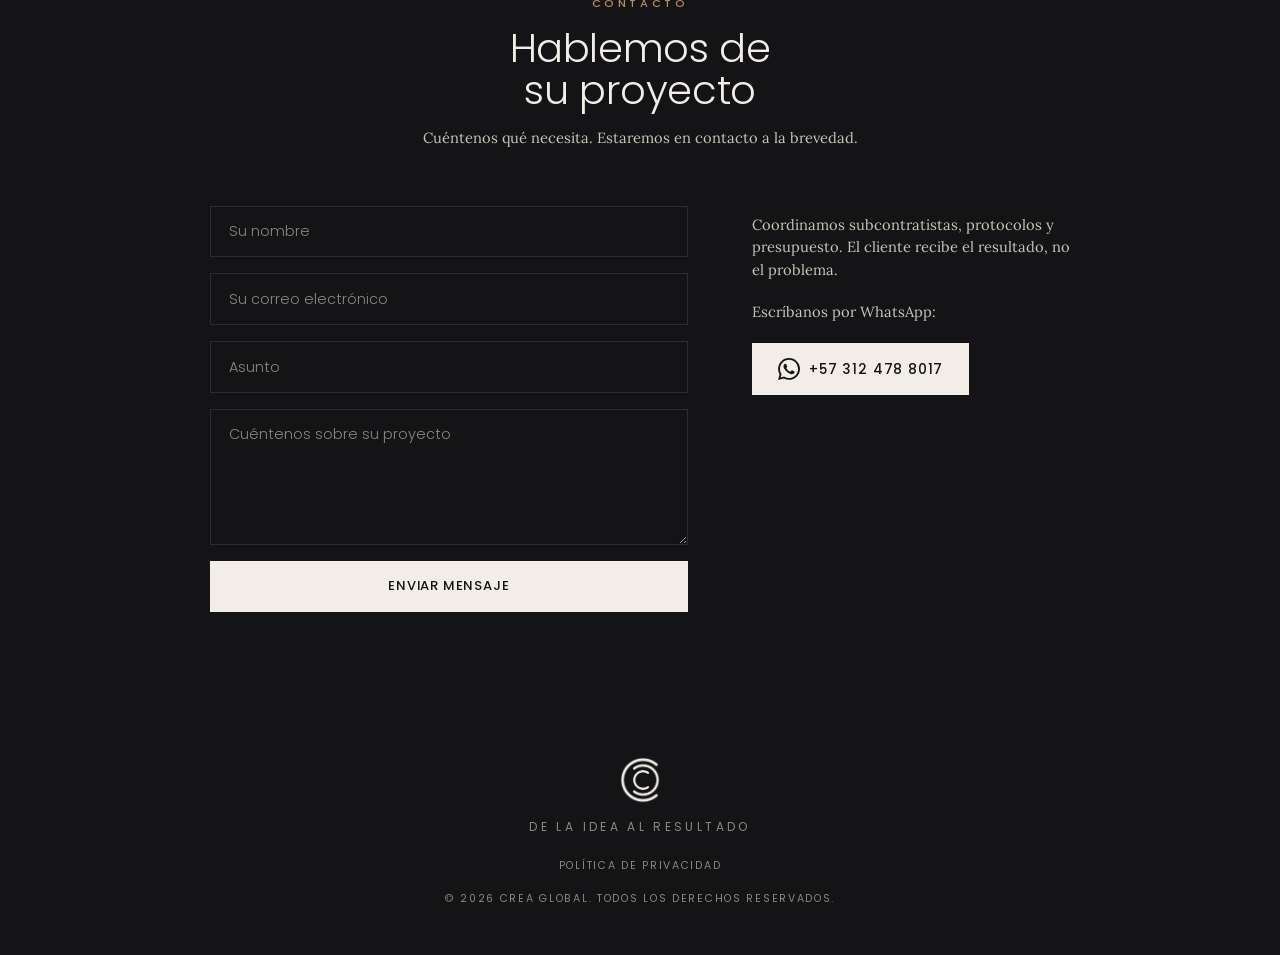
<file: concept-abra/index.html>
<!DOCTYPE html>
<html lang="es">
<head>
  <meta charset="UTF-8" />
  <meta name="viewport" content="width=device-width, initial-scale=1.0" />
  <title>CREA Global — De la idea al resultado</title>
  <link rel="stylesheet" href="style.css" />
  <link href="https://fonts.googleapis.com/css2?family=Poppins:ital,wght@0,300;0,400;0,500&family=Lora:ital,wght@0,400;1,400&display=swap" rel="stylesheet" />
</head>
<body>

  <!-- Navigation -->
  <header class="navbar" id="navbar">
    <a href="#" class="logo">
      <img class="logo-mark logo-mark--negative" src="../images/logo-white-new.png" alt="CREA Global" height="32" />
      <img class="logo-mark logo-mark--positive" src="../images/logo-black-new.png" alt="CREA Global" height="32" />
    </a>
    <nav class="nav-links">
      <a href="#experiencia">Experiencia</a>
      <a href="#servicios">Servicios</a>
      <a href="#metodologia">Metodología</a>
      <a href="#equipo">Equipo</a>
      <a href="#contacto">Contacto</a>
    </nav>
    <div class="nav-actions">
      <a href="#contacto" class="btn btn-sm">Contáctenos</a>
      <button class="hamburger" aria-label="Menú">&#9776;</button>
    </div>
  </header>

  <!-- Hero -->
  <section class="hero" id="inicio">
    <!-- .media-fill acepta <img> hoy; para video, agregar <video autoplay muted loop
         playsinline poster="../images/hero-bg.jpg" src="[clip].mp4"> como primer hijo. -->
    <div class="media-fill hero-media"><img src="../images/hero-bg.jpg" alt="" /></div>
    <div class="hero-overlay"></div>
    <div class="hero-content">
      <p class="eyebrow reveal">Consultoría 360 · Internacional</p>
      <h1 class="reveal">Hemos estado ahí. Sabemos cómo funciona.</h1>
      <p class="hero-tagline reveal">De la idea al resultado</p>
      <a href="#contacto" class="btn btn-hero reveal">Hablemos de su proyecto</a>
    </div>
    <a href="#experiencia" class="hero-scroll" aria-label="Continuar">
      <svg width="24" height="24" fill="none" stroke="currentColor" stroke-width="2" viewBox="0 0 24 24"><path d="M12 5v14M5 12l7 7 7-7"/></svg>
    </a>
  </section>

  <!-- Figures band -->
  <section class="figures-band">
    <div class="figures-band-inner">
      <div class="figure reveal">
        <span class="figure-num">+US$100M</span>
        <span class="figure-label">Proyectos estructurados y gestionados</span>
      </div>
      <div class="figure reveal">
        <span class="figure-num">4 Expos BIE</span>
        <span class="figure-label">Shanghái, Milán, Dubái, Osaka</span>
      </div>
      <div class="figure reveal">
        <span class="figure-num">+US$15M</span>
        <span class="figure-label">Fund-raising y alianzas</span>
      </div>
      <div class="figure reveal">
        <span class="figure-num">+250</span>
        <span class="figure-label">Entidades vinculadas</span>
      </div>
    </div>
  </section>

  <!-- Trust Bar -->
  <section class="trust-bar">
    <p class="trust-label">Han confiado en nosotros</p>
    <div class="trust-logos">
      <img src="../images/logo-procolombia.png" alt="ProColombia" />
      <img src="../images/logo-servientrega.png" alt="Servientrega" />
      <img src="../images/logo-camara-cali.png" alt="Cámara de Comercio de Cali" />
      <img src="../images/logo-procafecol.png" alt="Procafecol" />
      <img src="../images/logo-politecnico.png" alt="Politécnico Grancolombiano" />
      <img src="../images/logo-yawa.png" alt="Yawa" />
      <img src="../images/logo-alcaldia-cali.png" alt="Alcaldía de Cali" />
    </div>
  </section>

  <!-- Experience — story panels, one flagship project per pantalla, al estilo ABRA -->
  <section class="story" id="experiencia">
    <div class="story-intro">
      <p class="eyebrow reveal">Experiencia</p>
      <h2 class="reveal">Pabellones en Shanghái, Milán, Dubái y Osaka.</h2>
    </div>

    <!-- .media-fill acepta <img> hoy; para video, agregar <video autoplay muted loop
         playsinline poster="[misma imagen]" src="[clip].mp4"> como primer hijo, en vez
         del <img>, dentro de cada .story-media. -->

    <article class="story-panel">
      <div class="story-media media-fill"><img src="../images/project-shanghai.jpg" alt="Pabellón Colombia en Expo Shanghái 2010" /></div>
      <div class="story-overlay"></div>
      <div class="story-content">
        <span class="story-index">01 / 07</span>
        <span class="eyebrow">Shanghái · China · 2010</span>
        <h3>Expo Shanghái 2010<br>Pabellón Colombia</h3>
        <p>Estructuración completa y operación del proyecto para la participación de Colombia en la Exposición Universal de Shanghái 2010.</p>
      </div>
    </article>

    <article class="story-panel">
      <div class="story-media media-fill"><img src="../images/project-milan.jpg" alt="Pabellón Colombia en Expo Milán 2015" /></div>
      <div class="story-overlay"></div>
      <div class="story-content">
        <span class="story-index">02 / 07</span>
        <span class="eyebrow">Milán · Italia · 2015</span>
        <h3>Expo Milán 2015<br>Pabellón Colombia</h3>
        <p>Estructuración completa y operación del proyecto para la participación de Colombia en la Exposición Universal de Milán 2015.</p>
      </div>
    </article>

    <article class="story-panel">
      <div class="story-media media-fill"><img src="../images/project-dubai.jpg" alt="Pabellón Colombia en Expo Dubái 2020" /></div>
      <div class="story-overlay"></div>
      <div class="story-content">
        <span class="story-index">03 / 07</span>
        <span class="eyebrow">Dubái · EAU · 2020</span>
        <h3>Expo Dubái 2020<br>Pabellón Colombia</h3>
        <p>Estructuración completa y operación del proyecto para la participación de Colombia en la Exposición Universal Expo 2020 Dubái, bajo la dirección de ProColombia.</p>
      </div>
    </article>

    <article class="story-panel">
      <div class="story-media media-fill"><img src="../images/project-osaka.jpg" alt="Pabellón Perú en Expo Osaka 2025" /></div>
      <div class="story-overlay"></div>
      <div class="story-content">
        <span class="story-index">04 / 07</span>
        <span class="eyebrow">Osaka · Japón · 2025</span>
        <h3>Expo Osaka 2025<br>Pabellón Perú</h3>
        <p>Dirección y operación del Pabellón de Perú en la Exposición Universal de Osaka 2025.</p>
      </div>
    </article>

    <article class="story-panel">
      <div class="story-media media-fill"><img src="../images/project-cop16.jpg" alt="COP16 en Cali, 2024" /></div>
      <div class="story-overlay"></div>
      <div class="story-content">
        <span class="story-index">05 / 07</span>
        <span class="eyebrow">Cali · Colombia · Octubre 2024</span>
        <h3>COP16<br>Convenio sobre la Diversidad Biológica</h3>
        <p>Estructuración completa y operación del proyecto para la cumbre mundial de biodiversidad de las Naciones Unidas, celebrada bajo el lema "Paz con la Naturaleza". El evento más importante sobre biodiversidad del planeta, con delegaciones de 170 países.</p>
      </div>
    </article>

    <article class="story-panel">
      <div class="story-media media-fill"><img src="../images/project-ciudades.jpg" alt="Día Mundial de las Ciudades 2025 en Bogotá" /></div>
      <div class="story-overlay"></div>
      <div class="story-content">
        <span class="story-index">06 / 07</span>
        <span class="eyebrow">Bogotá · Colombia · Octubre 2025</span>
        <h3>Día Mundial de las Ciudades 2025<br>ONU-Hábitat</h3>
        <p>Estructuración completa y operación del proyecto para la celebración global del Día Mundial de las Ciudades en el Ágora Bogotá. Bajo el tema "Ciudades inteligentes centradas en las personas", reunió a gobiernos, agencias de la ONU, academia y sector privado.</p>
      </div>
    </article>

    <article class="story-panel">
      <div class="story-media media-fill"><img src="../images/project-icarrd.jpg" alt="ICARRD+20 en Cartagena" /></div>
      <div class="story-overlay"></div>
      <div class="story-content">
        <span class="story-index">07 / 07</span>
        <span class="eyebrow">Cartagena · Colombia · Febrero 2026</span>
        <h3>ICARRD+20<br>Reforma Agraria y Desarrollo Rural</h3>
        <p>Estructuración completa y operación del proyecto para la segunda conferencia internacional organizada por la FAO. Reunió a gobiernos, organizaciones internacionales y sociedad civil de más de 100 países.</p>
      </div>
    </article>

    <!-- Misiones y estrategia comercial: sin fotografía todavía — listado compacto,
         listo para convertirse en panel de historia cuando haya imagen o video. -->
    <div class="also-list">
      <p class="also-label">También hemos operado</p>
      <div class="also-row reveal">
        <span class="eyebrow">Japón · 2025</span>
        <h4>Misión Comercial — Cámara de Comercio de Cali</h4>
        <p>Estructuración y operación de la misión comercial de la Cámara de Comercio de Cali en Japón.</p>
      </div>
      <div class="also-row reveal">
        <span class="eyebrow">Japón · 2025</span>
        <h4>Misión Comercial y Académica — Politécnico Grancolombiano</h4>
        <p>Estructuración y operación de la misión comercial y académica del Politécnico Grancolombiano en Japón.</p>
      </div>
      <div class="also-row reveal">
        <span class="eyebrow">Singapur · 2026</span>
        <h4>Misión Comercial y Diplomática — Alcaldía de Cali</h4>
        <p>Estructuración y operación de la misión comercial y diplomática de la Secretaría de Desarrollo Económico de Cali en el World Cities Summit.</p>
      </div>
      <div class="also-row also-row-featured reveal">
        <span class="eyebrow">Juan Valdez · Japón · 2025</span>
        <h4>Presencia Comercial Estratégica — Juan Valdez en Expo Osaka 2025</h4>
        <p>CREA estructuró para Juan Valdez (Procafecol) una presencia comercial estratégica en Japón — más allá de su participación en el Pabellón Colombia. Integramos a Juan Valdez en la red de aliados que CREA operaba en terreno: su equipo participó en la agenda bilateral de la Cámara de Comercio de Cali y en eventos con actores clave del ecosistema de café especializado en Japón, incluyendo Typica, la plataforma japonesa líder en comercio directo de café verde que conecta productores y tostadores en más de 40 países.</p>
      </div>
    </div>
  </section>

  <!-- Services — full-bleed editorial, al estilo de las secciones "servicios" de ABRA -->
  <section class="full-panel services-panel" id="servicios">
    <div class="media-fill full-panel-media"><img src="../images/project-milan.jpg" alt="" /></div>
    <div class="full-panel-overlay"></div>
    <div class="full-panel-content">
      <p class="eyebrow reveal">Servicios</p>
      <h2 class="reveal">Lo que hacemos<br>por usted</h2>
      <div class="services-list">
        <div class="services-list-item reveal">
          <span class="services-list-num">01</span>
          <div>
            <h3>Gestión de Proyectos</h3>
            <p>Llevamos su proyecto del concepto a los resultados: evaluamos viabilidad, estructuramos y ejecutamos, alineados con los objetivos de su organización.</p>
          </div>
        </div>
        <div class="services-list-item reveal">
          <span class="services-list-num">02</span>
          <div>
            <h3>Estrategia Comercial y de Mercadeo</h3>
            <p>Conectamos su propuesta con el mercado correcto. Diseñamos e implementamos acciones que comunican su valor y generan resultados comerciales tangibles.</p>
          </div>
        </div>
        <div class="services-list-item reveal">
          <span class="services-list-num">03</span>
          <div>
            <h3>Estrategia de Internacionalización</h3>
            <p>Abrimos las puertas del mercado internacional para su empresa. Identificamos mercados, canales de distribución y alianzas estratégicas.</p>
          </div>
        </div>
        <div class="services-list-item reveal">
          <span class="services-list-num">04</span>
          <div>
            <h3>Gestión de Comunicaciones</h3>
            <p>Comunicamos su valor con claridad y estrategia. Desarrollamos planes de comunicación corporativa e institucional adaptados a las necesidades de su organización.</p>
          </div>
        </div>
      </div>
    </div>
  </section>

  <!-- Methodology -->
  <section class="methodology section" id="metodologia">
    <div class="container">
      <div class="section-header reveal">
        <p class="eyebrow">Metodología</p>
        <h2>Cómo trabajamos</h2>
        <p class="section-sub">Nuestro enfoque 360 garantiza que ninguna etapa de su proyecto quede desatendida.</p>
      </div>
      <div class="method-steps">
        <div class="method-step reveal">
          <div class="step-number">01</div>
          <h3>Estructuramos</h3>
          <p>Analizamos su proyecto, evaluamos su viabilidad y definimos una hoja de ruta clara con objetivos medibles.</p>
        </div>
        <div class="method-divider"></div>
        <div class="method-step reveal">
          <div class="step-number">02</div>
          <h3>Desarrollamos</h3>
          <p>Diseñamos las estrategias comerciales, de comunicación e internacionalización necesarias para alcanzar sus metas.</p>
        </div>
        <div class="method-divider"></div>
        <div class="method-step reveal">
          <div class="step-number">03</div>
          <h3>Ejecutamos</h3>
          <p>Gestionamos y ejecutamos cada etapa del proyecto y respondemos por él hasta la entrega de resultados concretos.</p>
        </div>
      </div>
      <p class="method-closing reveal">El proyecto es nuestro hasta que termina.</p>
    </div>
  </section>

  <!-- Team — full-bleed editorial -->
  <section class="full-panel team-panel" id="equipo">
    <div class="full-panel-content">
      <p class="eyebrow reveal">Equipo</p>
      <h2 class="reveal">Experiencia que<br>genera confianza</h2>
      <div class="team-row">
        <div class="team-item reveal">
          <img class="team-photo" src="../images/team-mauricio.jpeg" alt="Mauricio Prada" />
          <h3>Mauricio Prada</h3>
          <p class="team-role">Abogado</p>
          <p class="team-bio">Estructuró y ejecutó la participación de Colombia en las Expos Universales de Shanghái 2010, Milán 2015 y Dubái 2020. Dirigió la Zona Verde de la COP16 Cali 2024 y gerenció ICARRD+20 en Cartagena.</p>
        </div>
        <div class="team-item reveal">
          <img class="team-photo" src="../images/team-paula.jpeg" alt="Paula Douat Corredor" />
          <h3>Paula Douat Corredor</h3>
          <p class="team-role">Ingeniera Industrial</p>
          <p class="team-bio">Participó en la estructuración de Expo Shanghái 2010 y dirigió los pabellones de Colombia en Milán 2015 y Dubái 2020, y el de Perú en Osaka 2025. Gerente General de la COP16 Cali 2024.</p>
        </div>
        <div class="team-item reveal">
          <img class="team-photo" src="../images/team-federico.png" alt="Federico Echeverri" />
          <h3>Federico Echeverri</h3>
          <p class="team-role">Ingeniero Industrial</p>
          <p class="team-bio">Ha operado en terreno cinco proyectos internacionales de gran escala, liderando equipos multiculturales y logística compleja en cada uno.</p>
        </div>
      </div>
    </div>
  </section>

  <!-- Contact -->
  <section class="contact section" id="contacto">
    <div class="container">
      <div class="section-header reveal">
        <p class="eyebrow">Contacto</p>
        <h2>Hablemos de<br>su proyecto</h2>
        <p class="section-sub">Cuéntenos qué necesita. Estaremos en contacto a la brevedad.</p>
      </div>
      <div class="contact-inner reveal">
        <form class="contact-form">
          <input type="text" placeholder="Su nombre" required />
          <input type="email" placeholder="Su correo electrónico" required />
          <input type="text" placeholder="Asunto" />
          <textarea placeholder="Cuéntenos sobre su proyecto" rows="5" required></textarea>
          <button type="submit" class="btn">Enviar mensaje</button>
        </form>
        <div class="contact-info">
          <p>Coordinamos subcontratistas, protocolos y presupuesto. El cliente recibe el resultado, no el problema.</p>
          <p>Escríbanos por WhatsApp:</p>
          <a href="https://wa.me/573124788017" target="_blank" class="whatsapp-btn">
            <svg width="22" height="22" fill="currentColor" viewBox="0 0 24 24"><path d="M17.472 14.382c-.297-.149-1.758-.867-2.03-.967-.273-.099-.471-.148-.67.15-.197.297-.767.966-.94 1.164-.173.199-.347.223-.644.075-.297-.15-1.255-.463-2.39-1.475-.883-.788-1.48-1.761-1.653-2.059-.173-.297-.018-.458.13-.606.134-.133.298-.347.446-.52.149-.174.198-.298.298-.497.099-.198.05-.371-.025-.52-.075-.149-.669-1.612-.916-2.207-.242-.579-.487-.5-.669-.51a12.8 12.8 0 00-.57-.01c-.198 0-.52.074-.792.372-.272.297-1.04 1.016-1.04 2.479 0 1.462 1.065 2.875 1.213 3.074.149.198 2.096 3.2 5.077 4.487.709.306 1.262.489 1.694.625.712.227 1.36.195 1.871.118.571-.085 1.758-.719 2.006-1.413.248-.694.248-1.289.173-1.413-.074-.124-.272-.198-.57-.347m-5.421 7.403h-.004a9.87 9.87 0 01-5.031-1.378l-.361-.214-3.741.982.998-3.648-.235-.374a9.86 9.86 0 01-1.51-5.26c.001-5.45 4.436-9.884 9.888-9.884 2.64 0 5.122 1.03 6.988 2.898a9.825 9.825 0 012.893 6.994c-.003 5.45-4.437 9.884-9.885 9.884m8.413-18.297A11.815 11.815 0 0012.05 0C5.495 0 .16 5.335.157 11.892c0 2.096.547 4.142 1.588 5.945L.057 24l6.305-1.654a11.882 11.882 0 005.683 1.448h.005c6.554 0 11.89-5.335 11.893-11.893a11.821 11.821 0 00-3.48-8.413z"/></svg>
            +57 312 478 8017
          </a>
        </div>
      </div>
    </div>
  </section>

  <!-- Footer -->
  <footer class="footer">
    <div class="footer-inner">
      <img src="../images/isotipo-negativo-fondo-transparente.png" alt="CREA Global" height="48" />
      <p class="footer-tagline">De la idea al resultado</p>
      <div class="footer-links">
        <a href="#">Política de Privacidad</a>
      </div>
      <p class="footer-copy">&copy; 2026 CREA Global. Todos los derechos reservados.</p>
    </div>
  </footer>

  <script>
    const navbar = document.getElementById('navbar');
    window.addEventListener('scroll', () => {
      navbar.classList.toggle('scrolled', window.scrollY > 20);
    });

    const observer = new IntersectionObserver((entries) => {
      entries.forEach(e => {
        if (e.isIntersecting) {
          e.target.classList.add('visible');
          observer.unobserve(e.target);
        }
      });
    }, { threshold: 0.1 });

    document.querySelectorAll('.reveal').forEach(el => observer.observe(el));
  </script>

</body>
</html>
</file>
<file: style.css>
/* ── Reset & Base ── */
*, *::before, *::after { box-sizing: border-box; margin: 0; padding: 0; }

:root {
  /* Brand palette — CREA Global (actualización 2026) */
  --onyx:       #141416; /* autoridad, fondos, texto */
  --hueso:      #F2EEE7; /* base cálida, papel */
  --bronce:     #B98B5E; /* acento, relación, laberinto */
  --champagne:  #E2C49A; /* realce, resultado, cifras */
  --orange:     #F28C38; /* Naranja Acento — CTA, pendiente de revisión con la nueva paleta */
  --white:      #FFFFFF;
  /* Derived */
  --text:       var(--onyx);
  --muted:      #55524C; /* onyx atenuado, para cuerpo de texto */
  --border:     #E4DDD0; /* hueso atenuado, para bordes sobre blanco/hueso */
}

html { scroll-behavior: smooth; }

body {
  font-family: 'Lora', serif;
  font-weight: 400;
  color: var(--text);
  background: var(--hueso);
  line-height: 1.55;
  -webkit-font-smoothing: antialiased;
}

a { text-decoration: none; color: inherit; }
h1, h2, h3 { line-height: 1.15; }
h1 { font-family: 'Bebas Neue', sans-serif; text-transform: uppercase; letter-spacing: 0.04em; }
h2 {
  font-family: 'Poppins', sans-serif;
  font-weight: 300;
  font-size: clamp(1.8rem, 4vw, 2.5rem);
  line-height: 1.05;
  letter-spacing: -0.01em;
  text-transform: none;
}
h3 { font-family: 'Poppins', sans-serif; font-weight: 500; }

/* ── Reveal animations ── */
.reveal {
  opacity: 0;
  transform: translateY(24px);
  transition: opacity 0.65s ease, transform 0.65s ease;
}
.reveal.visible { opacity: 1; transform: translateY(0); }
.exp-grid .reveal:nth-child(2) { transition-delay: 0.1s; }
.exp-grid .reveal:nth-child(3) { transition-delay: 0.2s; }
.exp-grid .reveal:nth-child(4) { transition-delay: 0.3s; }
.services-grid .reveal:nth-child(2) { transition-delay: 0.1s; }
.services-grid .reveal:nth-child(3) { transition-delay: 0.2s; }
.services-grid .reveal:nth-child(4) { transition-delay: 0.3s; }

/* ── Layout ── */
.container { max-width: 1100px; margin: 0 auto; padding: 0 2.5rem; }
.section { padding: 6rem 0; }

.section-header { text-align: center; margin-bottom: 3.5rem; }
.section-tag {
  display: inline-block;
  font-family: 'Poppins', sans-serif;
  font-size: 0.7rem;
  font-weight: 500;
  letter-spacing: 0.32em;
  text-transform: uppercase;
  color: var(--bronce);
  margin-bottom: 0.9rem;
}
.section-header h2 {
  color: var(--onyx);
  margin-bottom: 1rem;
}
.section-sub {
  font-family: 'Lora', serif;
  font-size: 0.92rem;
  line-height: 1.55;
  color: var(--muted);
  max-width: 560px;
  margin: 0 auto;
}

.accent-bronce { color: var(--bronce); }
.placeholder-img { background: #E4DDD0; border-radius: 8px; }

/* ── Navbar ── */
.navbar {
  display: flex;
  align-items: center;
  justify-content: space-between;
  padding: 1rem 2.5rem;
  background: rgba(242,238,231,0.97);
  backdrop-filter: blur(10px);
  border-bottom: 1px solid transparent;
  position: sticky;
  top: 0;
  z-index: 100;
  transition: border-color 0.3s, box-shadow 0.3s;
}
.navbar.scrolled {
  border-color: var(--border);
  box-shadow: 0 2px 16px rgba(0,0,0,0.07);
}
.logo { display: flex; align-items: center; flex-shrink: 0; }
.logo img { display: block; height: 36px; width: auto; }

.nav-links { display: flex; gap: 2rem; }
.nav-links a {
  font-family: 'Poppins', sans-serif;
  font-size: 0.8rem;
  font-weight: 500;
  letter-spacing: 0.04em;
  color: var(--onyx);
  transition: color 0.2s;
}
.nav-links a:hover { color: var(--bronce); }
.nav-actions { display: flex; align-items: center; gap: 1.2rem; }
.ig-link { color: var(--onyx); display: flex; align-items: center; transition: color 0.2s; }
.ig-link:hover { color: var(--bronce); }
.hamburger { display: none; background: none; border: none; font-size: 1.4rem; cursor: pointer; color: var(--text); }

/* ── Buttons ── */
.btn {
  display: inline-block;
  padding: 0.85rem 2.2rem;
  background: var(--orange);
  color: var(--white);
  border-radius: 4px;
  font-family: 'Poppins', sans-serif;
  font-size: 0.82rem;
  font-weight: 500;
  letter-spacing: 0.06em;
  text-transform: uppercase;
  border: 2px solid var(--orange);
  cursor: pointer;
  transition: background 0.25s, color 0.25s, transform 0.2s, box-shadow 0.2s;
}
.btn:hover {
  background: #d9781e;
  border-color: #d9781e;
  transform: translateY(-2px);
  box-shadow: 0 8px 24px rgba(242,140,56,0.35);
}
.btn-sm { padding: 0.6rem 1.4rem; font-size: 0.75rem; }
.btn-hero { }
.btn-hero:hover {
  box-shadow: 0 8px 24px rgba(242,140,56,0.45);
}

/* ── Hero ── */
.hero {
  position: relative;
  min-height: 100vh;
  display: flex;
  align-items: center;
  justify-content: center;
  text-align: center;
  overflow: hidden;
}
.hero-bg {
  position: absolute;
  inset: 0;
  background-image: url('images/hero-bg.jpg');
  background-size: cover;
  background-position: center;
  animation: heroZoom 20s ease-in-out infinite alternate;
}
.hero-bg::after {
  content: '';
  position: absolute;
  inset: 0;
  background: linear-gradient(
    to bottom,
    rgba(20,20,22,0.55) 0%,
    rgba(10,10,11,0.72) 100%
  );
}
@keyframes heroZoom {
  from { transform: scale(1); }
  to   { transform: scale(1.06); }
}
.hero-content {
  position: relative;
  z-index: 1;
  max-width: 820px;
  padding: 2rem;
}
.hero-tag {
  display: inline-block;
  font-family: 'Poppins', sans-serif;
  font-size: 0.7rem;
  font-weight: 500;
  letter-spacing: 0.32em;
  text-transform: uppercase;
  color: var(--champagne);
  border: 1px solid rgba(185,139,94,0.4);
  background: rgba(185,139,94,0.1);
  padding: 0.35rem 1.1rem;
  border-radius: 100px;
  margin-bottom: 1.8rem;
}
.hero-content h1 {
  font-size: clamp(3.5rem, 8vw, 7rem);
  color: var(--white);
  margin-bottom: 1.2rem;
  letter-spacing: 0.06em;
}
.hero-tagline {
  font-family: 'Poppins', sans-serif;
  font-size: 1.1rem;
  font-weight: 400;
  color: rgba(242,238,231,0.7);
  letter-spacing: 0.04em;
  margin-bottom: 1.2rem;
}
.hero-sub {
  font-size: 1rem;
  color: rgba(242,238,231,0.55);
  max-width: 560px;
  margin: 0 auto 2.5rem;
  line-height: 1.8;
}
.hero-scroll {
  position: absolute;
  bottom: 2.5rem;
  left: 50%;
  transform: translateX(-50%);
  color: rgba(242,238,231,0.3);
  animation: bounce 2.2s ease-in-out infinite;
  z-index: 1;
  transition: color 0.2s;
}
.hero-scroll:hover { color: rgba(242,238,231,0.7); }
@keyframes bounce {
  0%, 100% { transform: translateX(-50%) translateY(0); }
  50%       { transform: translateX(-50%) translateY(9px); }
}

/* ── Trust Bar ── */
.trust-bar {
  background: var(--white);
  border-top: 1px solid var(--border);
  border-bottom: 1px solid var(--border);
  padding: 2rem 2.5rem;
  text-align: center;
}
.trust-label {
  font-family: 'Poppins', sans-serif;
  font-size: 0.667rem;
  font-weight: 400;
  letter-spacing: 0.16em;
  text-transform: uppercase;
  color: #9a948a;
  margin-bottom: 1.5rem;
}
.trust-logos {
  display: flex;
  justify-content: center;
  align-items: center;
  gap: 3rem;
  flex-wrap: wrap;
}
.trust-logos img {
  height: 34px;
  width: auto;
  filter: grayscale(100%) opacity(38%);
  transition: filter 0.3s;
}
.trust-logos img:hover { filter: grayscale(0%) opacity(100%); }

/* ── Experience ── */
.experience { background: var(--hueso); }
.exp-category-label {
  font-family: 'Poppins', sans-serif;
  font-size: 0.833rem;
  font-weight: 400;
  letter-spacing: 0.28em;
  text-transform: uppercase;
  color: #6b655c;
  margin: 2.5rem 0 1rem;
  padding-bottom: 0.6rem;
  border-bottom: 1px solid var(--border);
}
.exp-grid {
  display: grid;
  grid-template-columns: repeat(auto-fit, minmax(260px, 1fr));
  gap: 1.25rem;
}
.exp-card {
  background: var(--white);
  border: 1px solid var(--border);
  border-radius: 6px;
  overflow: hidden;
  transition: box-shadow 0.3s, transform 0.3s;
}
.exp-card:hover {
  box-shadow: 0 10px 36px rgba(0,0,0,0.09);
  transform: translateY(-3px);
}
.exp-card-accent {
  height: 3px;
  background: linear-gradient(90deg, var(--bronce), var(--champagne));
}
/* Contenedor de medios: hoy solo <img>; listo para recibir <video> como
   reemplazo directo (mismo posicionamiento, mismo hover) cuando haya clips. */
.exp-media {
  position: relative;
  height: 260px;
  overflow: hidden;
}
.exp-media img,
.exp-media video {
  position: absolute;
  inset: 0;
  width: 100%;
  height: 100%;
  object-fit: cover;
  transition: transform 0.5s ease;
}
.exp-card:hover .exp-media img,
.exp-card:hover .exp-media video {
  transform: scale(1.04);
}
.exp-card { overflow: hidden; }
.exp-body { padding: 1.5rem; }
.exp-tag {
  display: inline-block;
  font-family: 'Poppins', sans-serif;
  font-size: 0.7rem;
  font-weight: 500;
  letter-spacing: 0.32em;
  text-transform: uppercase;
  color: var(--bronce);
  margin-bottom: 0.5rem;
}
.exp-body h3 {
  font-family: 'Poppins', sans-serif;
  font-size: 0.95rem;
  font-weight: 500;
  margin-bottom: 0.6rem;
  line-height: 1.4;
  color: var(--onyx);
}
.exp-body p {
  font-family: 'Lora', serif;
  font-size: 0.92rem;
  color: var(--muted);
  line-height: 1.55;
}
.exp-body-extra {
  font-size: 1.25rem;
  line-height: 1.5;
  color: var(--onyx);
  margin-top: 0.75rem;
  padding-top: 0.75rem;
  border-top: 1px solid var(--border);
}
.exp-card-featured { max-width: 680px; }

/* ── Services ── */
.services { background: var(--hueso); }
.services-grid {
  display: grid;
  grid-template-columns: repeat(auto-fit, minmax(230px, 1fr));
  gap: 1.5rem;
}
.service-card {
  background: var(--white);
  border: 1px solid var(--border);
  border-radius: 6px;
  padding: 2rem 1.8rem;
  transition: box-shadow 0.3s, transform 0.3s, border-color 0.3s;
}
.service-card:hover {
  background: var(--white);
  box-shadow: 0 10px 36px rgba(0,0,0,0.07);
  transform: translateY(-3px);
  border-color: var(--bronce);
}
.service-icon {
  width: 50px;
  height: 50px;
  background: rgba(185,139,94,0.1);
  border-radius: 8px;
  display: flex;
  align-items: center;
  justify-content: center;
  margin-bottom: 1.2rem;
  color: var(--bronce);
  transition: background 0.3s;
}
.service-card:hover .service-icon { background: rgba(185,139,94,0.16); }
.service-card h3 {
  font-family: 'Poppins', sans-serif;
  font-size: 0.95rem;
  font-weight: 500;
  margin-bottom: 0.6rem;
  color: var(--onyx);
}
.service-card p {
  font-family: 'Lora', serif;
  font-size: 0.92rem;
  color: var(--muted);
  line-height: 1.55;
}

/* ── Methodology ── */
.methodology {
  background: var(--onyx);
  position: relative;
  overflow: hidden;
}
.methodology::before {
  content: '';
  position: absolute;
  inset: 0;
  background:
    radial-gradient(ellipse at 0% 100%, rgba(185,139,94,0.15) 0%, transparent 50%),
    radial-gradient(ellipse at 100% 0%, rgba(242,238,231,0.03) 0%, transparent 50%);
  pointer-events: none;
}
.methodology .section-tag { color: var(--bronce); }
.methodology .section-header h2 { color: var(--white); }
.methodology .section-sub { color: rgba(242,238,231,0.45); }
.method-steps {
  display: flex;
  align-items: flex-start;
  position: relative;
  z-index: 1;
}
.method-step { flex: 1; text-align: center; padding: 0 2.5rem; }
.step-number {
  font-family: 'Poppins', sans-serif;
  font-weight: 300;
  font-size: 5rem;
  letter-spacing: 0.2em;
  color: transparent;
  -webkit-text-stroke: 1.5px rgba(185,139,94,0.35);
  line-height: 1;
  margin-bottom: 1rem;
}
.method-step.visible .step-number {
  -webkit-text-stroke: 1.5px var(--bronce);
  animation: numberPop 0.6s ease forwards;
}
@keyframes numberPop {
  0%   { transform: scale(0.8); opacity: 0; }
  60%  { transform: scale(1.05); }
  100% { transform: scale(1); opacity: 1; }
}
.method-step h3 { font-family: 'Poppins', sans-serif; font-size: 1.1rem; font-weight: 500; color: var(--white); margin-bottom: 0.75rem; }
.method-step p { font-family: 'Lora', serif; font-size: 0.92rem; color: rgba(242,238,231,0.5); line-height: 1.55; }
.method-divider {
  width: 1px;
  height: 110px;
  background: rgba(255,255,255,0.08);
  align-self: center;
  flex-shrink: 0;
}

/* ── Team ── */
.team { background: var(--hueso); }
.team-grid {
  display: grid;
  grid-template-columns: repeat(3, minmax(220px, 320px));
  gap: 2rem;
  justify-content: center;
}
.team-card {
  text-align: center;
  background: var(--white);
  border: 1px solid var(--border);
  border-radius: 6px;
  padding: 2.5rem 2rem;
  transition: box-shadow 0.3s, transform 0.3s;
}
.team-card:hover {
  box-shadow: 0 10px 36px rgba(0,0,0,0.07);
  transform: translateY(-3px);
}
.team-photo {
  display: block;
  width: 110px;
  height: 110px;
  object-fit: cover;
  border-radius: 50%;
  margin: 0 auto 1.3rem;
  border: 3px solid var(--border);
}
.team-card h3 { font-family: 'Poppins', sans-serif; font-size: 1rem; font-weight: 500; margin-bottom: 0.3rem; color: var(--onyx); }
.team-role {
  font-family: 'Poppins', sans-serif;
  font-size: 0.7rem;
  font-weight: 500;
  color: var(--bronce);
  letter-spacing: 0.32em;
  text-transform: uppercase;
  margin-bottom: 0.75rem;
}
.team-bio { font-family: 'Lora', serif; font-size: 0.92rem; color: var(--muted); line-height: 1.55; }

/* ── Contact ── */
.contact { background: var(--onyx); position: relative; overflow: hidden; }
.contact::before {
  content: '';
  position: absolute;
  inset: 0;
  background: radial-gradient(ellipse at 85% 15%, rgba(185,139,94,0.12) 0%, transparent 55%);
  pointer-events: none;
}
.contact .section-tag { color: var(--bronce); }
.contact .section-header h2 { color: var(--white); }
.contact .section-sub { color: rgba(242,238,231,0.45); }
.contact-inner {
  display: grid;
  grid-template-columns: 3fr 2fr;
  gap: 4rem;
  align-items: start;
  max-width: 860px;
  margin: 0 auto;
  position: relative;
  z-index: 1;
}
.contact-form { display: flex; flex-direction: column; gap: 1rem; }
.contact-form input,
.contact-form textarea {
  padding: 0.9rem 1.1rem;
  border: 1px solid rgba(242,238,231,0.12);
  border-radius: 4px;
  font-size: 0.9rem;
  font-family: 'Poppins', sans-serif;
  font-weight: 300;
  background: rgba(242,238,231,0.05);
  color: var(--white);
  transition: border-color 0.2s, background 0.2s;
}
.contact-form input::placeholder,
.contact-form textarea::placeholder { color: rgba(242,238,231,0.3); }
.contact-form input:focus,
.contact-form textarea:focus {
  outline: none;
  border-color: var(--bronce);
  background: rgba(242,238,231,0.08);
}
.contact-form textarea { resize: vertical; }
.contact-info { padding-top: 0.5rem; }
.contact-info p {
  font-family: 'Lora', serif;
  font-size: 0.92rem;
  line-height: 1.55;
  color: rgba(242,238,231,0.45);
  margin-bottom: 1.2rem;
}
.whatsapp-btn {
  display: inline-flex;
  align-items: center;
  gap: 0.6rem;
  background: #25d366;
  color: var(--white);
  padding: 0.8rem 1.5rem;
  border-radius: 4px;
  font-family: 'Poppins', sans-serif;
  font-size: 0.85rem;
  font-weight: 500;
  transition: background 0.2s, transform 0.2s;
}
.whatsapp-btn:hover { background: #1db954; transform: translateY(-2px); }

/* ── Footer ── */
.footer { background: #0a0a0b; color: #6b655c; padding: 3rem 2rem; }
.footer-inner {
  max-width: 1100px;
  margin: 0 auto;
  display: flex;
  flex-direction: column;
  align-items: center;
  gap: 0.9rem;
  text-align: center;
}
.footer-tagline {
  font-family: 'Lora', serif;
  font-style: italic;
  font-size: 1.5rem;
  line-height: 1.2;
  color: var(--champagne);
}
.footer-links a { font-family: 'Poppins', sans-serif; color: #6b655c; font-size: 0.667rem; letter-spacing: 0.16em; text-transform: uppercase; transition: color 0.2s; }
.footer-links a:hover { color: var(--bronce); }
.footer-copy { font-family: 'Poppins', sans-serif; font-size: 0.667rem; letter-spacing: 0.16em; text-transform: uppercase; }

/* ── Method closing phrase ── */
.method-closing {
  font-family: 'Lora', serif;
  font-style: italic;
  font-weight: 400;
  font-size: clamp(1.17rem, 2.4vw, 1.83rem);
  line-height: 1.2;
  color: var(--champagne);
  text-align: center;
  margin-top: 3.5rem;
  opacity: 0.85;
  position: relative;
  z-index: 1;
}
.method-closing.visible { opacity: 1; }

/* ── Responsive ── */
@media (max-width: 768px) {
  .nav-links { display: none; }
  .hamburger { display: block; }
  .method-steps { flex-direction: column; align-items: center; gap: 2.5rem; }
  .method-divider { width: 50px; height: 1px; }
  .team-grid { grid-template-columns: 1fr; max-width: 360px; margin: 0 auto; }
  .contact-inner { grid-template-columns: 1fr; gap: 2.5rem; }
  .trust-logos { gap: 1.5rem; }
}
@media (max-width: 480px) {
  .navbar { padding: 0.9rem 1.2rem; }
  .hero-content h1 { font-size: 3rem; }
  .section { padding: 4rem 0; }
  .container { padding: 0 1.5rem; }
}
</file>
<file: concept-abra/style.css>
/* ── CREA Global — Concepto Editorial (ref. abraconsult.com) ──
   Comparte paleta y tipografía con el sitio publicado (onyx/hueso/
   bronce/champagne, Poppins/Lora); cambia el formato de tarjetas por
   paneles inmersivos a pantalla completa, uno por proyecto. */

*, *::before, *::after { box-sizing: border-box; margin: 0; padding: 0; }

:root {
  /* brand */
  --onyx: #141416;
  --hueso: #F2EEE7;
  --bronce: #B98B5E;
  --champagne: #E2C49A;
  --papel: #FFFFFF;
  /* text on hueso */
  --ink: #1A1A1C;
  --body: #3A3733;
  --ink-2: #55524C;
  --muted: #6E6A64;
  --rule: #DAD3C7;
  /* text on onyx */
  --body-dark: #C9C3B8;
  --muted-dark: #8C877E;
  --rule-dark: #2B2B30;
}

html { scroll-behavior: smooth; }

body {
  font-family: 'Lora', serif;
  font-weight: 400;
  color: var(--body);
  background: var(--hueso);
  line-height: 1.55;
  -webkit-font-smoothing: antialiased;
}

a { text-decoration: none; color: inherit; }
h1, h2, h3, h4 { line-height: 1.15; font-family: 'Poppins', sans-serif; font-weight: 300; }

.concept-flag {
  background: var(--bronce);
  color: var(--onyx);
  text-align: center;
  font-family: 'Poppins', sans-serif;
  font-size: 0.7rem;
  font-weight: 500;
  letter-spacing: 0.08em;
  padding: 0.5rem 1rem;
}

.eyebrow {
  display: inline-block;
  font-family: 'Poppins', sans-serif;
  font-size: 0.7rem;
  font-weight: 500;
  letter-spacing: 0.32em;
  text-transform: uppercase;
  color: var(--bronce);
}
.accent-bronce { color: var(--bronce); }

.container { max-width: 1100px; margin: 0 auto; padding: 0 2.5rem; }
.section { padding: 6rem 0; }
.section-header { text-align: center; margin-bottom: 3.5rem; }
.section-header .eyebrow { margin-bottom: 0.9rem; }
.section-header h2 {
  font-size: clamp(1.8rem, 4vw, 2.5rem);
  line-height: 1.05;
  letter-spacing: -0.01em;
  color: var(--onyx);
  margin-bottom: 1rem;
}
.section-sub {
  font-family: 'Lora', serif;
  font-size: 0.92rem;
  color: var(--muted);
  max-width: 560px;
  margin: 0 auto;
}

/* Media que hoy es <img> y mañana puede ser <video> sin tocar el layout */
.media-fill { position: absolute; inset: 0; overflow: hidden; }
.media-fill img,
.media-fill video {
  width: 100%;
  height: 100%;
  object-fit: cover;
}

/* ── Reveal ── */
.reveal { opacity: 0; transform: translateY(24px); transition: opacity 0.65s ease, transform 0.65s ease; }
.reveal.visible { opacity: 1; transform: translateY(0); }

/* ── Navbar (transparente sobre el hero, opaca al hacer scroll) ── */
.navbar {
  display: flex;
  align-items: center;
  justify-content: space-between;
  padding: 1.4rem 2.5rem;
  position: fixed;
  top: 0; left: 0; right: 0;
  z-index: 100;
  background: transparent;
  transition: background 0.3s, padding 0.3s, box-shadow 0.3s;
}
.navbar.scrolled {
  background: rgba(242,238,231,0.97);
  backdrop-filter: blur(10px);
  padding: 0.9rem 2.5rem;
  box-shadow: 0 2px 16px rgba(0,0,0,0.08);
}
.logo { position: relative; display: block; height: 32px; }
.logo-mark { display: block; height: 32px; width: auto; }
.logo-mark--positive { display: none; }
.navbar.scrolled .logo-mark--negative { display: none; }
.navbar.scrolled .logo-mark--positive { display: block; }
.nav-links { display: flex; gap: 2rem; }
.nav-links a {
  font-family: 'Poppins', sans-serif;
  font-size: 0.75rem;
  font-weight: 500;
  letter-spacing: 0.12em;
  text-transform: uppercase;
  color: var(--hueso);
  transition: color 0.2s;
}
.navbar.scrolled .nav-links a { color: var(--onyx); }
.nav-links a:hover { color: var(--champagne); }
.navbar.scrolled .nav-links a:hover { color: var(--bronce); }
.nav-actions { display: flex; align-items: center; gap: 1.2rem; }
.hamburger { display: none; background: none; border: none; font-size: 1.4rem; cursor: pointer; color: var(--hueso); }
.navbar.scrolled .hamburger { color: var(--onyx); }

/* ── Buttons ──
   Default .btn sits on dark backgrounds (hero, onyx sections, the
   transparent navbar over the hero) so it defaults to hueso bg / onyx
   text; the scrolled navbar is light, so it inverts there. */
.btn {
  display: inline-block;
  padding: 0.85rem 2.2rem;
  background: var(--hueso);
  color: var(--onyx);
  border-radius: 0;
  font-family: 'Poppins', sans-serif;
  font-size: 0.82rem;
  font-weight: 500;
  letter-spacing: 0.06em;
  text-transform: uppercase;
  border: 2px solid var(--hueso);
  cursor: pointer;
  transition: background 0.25s, color 0.25s, border-color 0.25s;
}
.btn:hover { background: transparent; color: var(--hueso); }
.navbar.scrolled .btn { background: var(--onyx); color: var(--hueso); border-color: var(--onyx); }
.navbar.scrolled .btn:hover { background: transparent; color: var(--onyx); }
.btn-sm { padding: 0.6rem 1.4rem; font-size: 0.72rem; }

/* ── Hero ── */
.hero {
  position: relative;
  min-height: 100vh;
  display: flex;
  align-items: center;
  justify-content: center;
  text-align: center;
  overflow: hidden;
}
.hero-media img { animation: heroZoom 20s ease-in-out infinite alternate; }
@keyframes heroZoom { from { transform: scale(1); } to { transform: scale(1.06); } }
.hero-overlay {
  position: absolute; inset: 0;
  background: linear-gradient(to bottom, rgba(20,20,22,0.5) 0%, rgba(20,20,22,0.85) 100%);
}
.hero-content { position: relative; z-index: 1; max-width: 820px; padding: 2rem; }
.hero-content .eyebrow {
  border: 1px solid rgba(185,139,94,0.4);
  background: rgba(185,139,94,0.1);
  color: var(--champagne);
  padding: 0.35rem 1.1rem;
  border-radius: 100px;
  margin-bottom: 1.8rem;
}
.hero-content h1 {
  font-size: clamp(3.5rem, 6vw, 4.5rem);
  line-height: 1.05;
  letter-spacing: -0.01em;
  color: var(--hueso);
  margin-bottom: 1.2rem;
}
.hero-tagline {
  font-family: 'Poppins', sans-serif;
  font-weight: 400;
  font-size: 0.8rem;
  text-transform: uppercase;
  letter-spacing: 0.28em;
  color: var(--body-dark);
  margin-bottom: 1.8rem;
}
.hero-scroll {
  position: absolute; bottom: 2.5rem; left: 50%; transform: translateX(-50%);
  color: var(--muted-dark);
  animation: bounce 2.2s ease-in-out infinite;
  z-index: 1;
}
@keyframes bounce { 0%,100% { transform: translateX(-50%) translateY(0); } 50% { transform: translateX(-50%) translateY(9px); } }

/* ── Figures band ── */
.figures-band { background: var(--onyx); padding: 3.5rem 2.5rem; }
.figures-band-inner { max-width: 1100px; margin: 0 auto; display: flex; justify-content: center; flex-wrap: wrap; gap: 3rem; text-align: center; }
.figure { display: flex; flex-direction: column; gap: 0.5rem; min-width: 160px; }
.figure-num { font-family: 'Poppins', sans-serif; font-weight: 300; font-size: clamp(1.6rem, 3vw, 2.2rem); color: var(--champagne); }
.figure-label { font-family: 'Poppins', sans-serif; font-weight: 400; font-size: 0.7rem; letter-spacing: 0.16em; text-transform: uppercase; color: var(--muted-dark); }

/* ── Trust bar ── */
.trust-bar { background: var(--papel); border-bottom: 1px solid var(--rule); padding: 2rem 2.5rem; text-align: center; }
.trust-label {
  font-family: 'Poppins', sans-serif; font-size: 0.667rem; letter-spacing: 0.16em;
  text-transform: uppercase; color: var(--muted); margin-bottom: 1.5rem;
}
.trust-logos { display: flex; justify-content: center; align-items: center; gap: 3rem; flex-wrap: wrap; }
.trust-logos img { height: 32px; width: auto; filter: grayscale(100%) opacity(38%); transition: filter 0.3s; }
.trust-logos img:hover { filter: grayscale(0%) opacity(100%); }

/* ── Story (Experiencia) — un proyecto por pantalla ── */
.story { background: var(--onyx); scroll-snap-type: y proximity; }
.story-intro { text-align: center; padding: 5rem 2rem 2rem; }
.story-intro .eyebrow { margin-bottom: 0.9rem; }
.story-intro h2 { color: var(--hueso); font-size: clamp(1.8rem, 4vw, 2.5rem); letter-spacing: -0.01em; }

.story-panel {
  position: relative;
  min-height: 100vh;
  scroll-snap-align: start;
  display: flex;
  align-items: flex-end;
  overflow: hidden;
}
.story-media img { transition: transform 8s ease; }
.story-panel:hover .story-media img { transform: scale(1.06); }
.story-overlay {
  position: absolute; inset: 0;
  background: linear-gradient(to top, rgba(20,20,22,0.88) 0%, rgba(20,20,22,0.35) 45%, rgba(20,20,22,0.05) 75%);
}
.story-content {
  position: relative;
  z-index: 1;
  padding: 3.5rem 3rem 4.5rem;
  max-width: 720px;
}
.story-content .eyebrow { color: var(--champagne); display: block; margin: 0.8rem 0 0.6rem; }
.story-content h3 {
  font-family: 'Poppins', sans-serif;
  font-weight: 300;
  font-size: clamp(1.6rem, 3.6vw, 2.6rem);
  line-height: 1.1;
  color: var(--hueso);
  margin-bottom: 1rem;
}
.story-content p { font-family: 'Lora', serif; font-size: 1rem; line-height: 1.6; color: var(--body-dark); max-width: 560px; }
.story-index {
  font-family: 'Poppins', sans-serif;
  font-weight: 300;
  font-size: 0.7rem;
  letter-spacing: 0.2em;
  color: var(--champagne);
}

/* Listado compacto para proyectos sin fotografía todavía */
.also-list { background: var(--onyx); padding: 3rem 2.5rem 6rem; max-width: 860px; margin: 0 auto; }
.also-label {
  font-family: 'Poppins', sans-serif; font-size: 0.833rem; font-weight: 400; letter-spacing: 0.28em;
  text-transform: uppercase; color: var(--muted-dark);
  border-bottom: 1px solid var(--rule-dark);
  padding-bottom: 0.8rem; margin-bottom: 1.5rem;
}
.also-row { padding: 1.4rem 0; border-bottom: 1px solid var(--rule-dark); }
.also-row:last-child { border-bottom: none; }
.also-row .eyebrow { margin-bottom: 0.5rem; }
.also-row h4 { font-family: 'Poppins', sans-serif; font-weight: 500; font-size: 1rem; color: var(--hueso); margin-bottom: 0.5rem; }
.also-row p { font-family: 'Lora', serif; font-size: 0.92rem; line-height: 1.55; color: var(--body-dark); }
.also-row-featured p { font-size: 1.05rem; }

/* ── Full-bleed editorial panel (Servicios, Equipo) ──
   Overlay is an onyx scrim for photo legibility only — not decorative. */
.full-panel { position: relative; min-height: 100vh; display: flex; align-items: center; overflow: hidden; }
.full-panel-media img { filter: saturate(0.85); }
.full-panel-overlay { position: absolute; inset: 0; background: linear-gradient(180deg, rgba(20,20,22,0.82) 0%, rgba(20,20,22,0.9) 100%); }
.full-panel-content { position: relative; z-index: 1; max-width: 1000px; margin: 0 auto; padding: 6rem 2.5rem; width: 100%; text-align: center; }
.full-panel-content .eyebrow { color: var(--champagne); margin-bottom: 0.9rem; }
.full-panel-content h2 { color: var(--hueso); font-size: clamp(1.8rem, 4vw, 2.5rem); letter-spacing: -0.01em; margin-bottom: 3.5rem; }

/* Equipo: flat light section — no photo, so no scrim; light-section tokens. */
.team-panel { background: var(--hueso); }
.team-panel .full-panel-content .eyebrow { color: var(--bronce); }
.team-panel .full-panel-content h2 { color: var(--ink); }

.services-list { display: flex; flex-direction: column; text-align: left; max-width: 760px; margin: 0 auto; }
.services-list-item { display: flex; gap: 1.8rem; padding: 1.8rem 0; border-top: 1px solid var(--rule-dark); }
.services-list-item:last-child { border-bottom: 1px solid var(--rule-dark); }
.services-list-num { font-family: 'Poppins', sans-serif; font-weight: 300; font-size: 0.9rem; letter-spacing: 0.1em; color: var(--bronce); flex-shrink: 0; padding-top: 0.2rem; }
.services-list-item h3 { font-family: 'Poppins', sans-serif; font-weight: 500; font-size: 1.05rem; color: var(--hueso); margin-bottom: 0.5rem; }
.services-list-item p { font-family: 'Lora', serif; font-size: 0.92rem; line-height: 1.55; color: var(--body-dark); }

.team-row { display: flex; justify-content: center; gap: 2.5rem; flex-wrap: wrap; }
.team-item { max-width: 260px; text-align: center; }
.team-photo { display: block; width: 110px; height: 110px; object-fit: cover; filter: grayscale(100%); border-radius: 0; margin: 0 auto 1.2rem; border: 3px solid var(--rule); }
.team-item h3 { font-family: 'Poppins', sans-serif; font-weight: 500; font-size: 1rem; color: var(--ink); margin-bottom: 0.3rem; }
.team-role { font-family: 'Poppins', sans-serif; font-size: 0.68rem; font-weight: 500; color: var(--bronce); letter-spacing: 0.28em; text-transform: uppercase; margin-bottom: 0.8rem; }
.team-bio { font-family: 'Lora', serif; font-size: 0.88rem; line-height: 1.55; color: var(--body); }

/* ── Methodology ── */
.methodology { background: var(--onyx); position: relative; overflow: hidden; }
.methodology .section-header h2 { color: var(--hueso); }
.methodology .section-sub { color: var(--body-dark); }
.method-steps { display: flex; align-items: flex-start; position: relative; z-index: 1; }
.method-step { flex: 1; text-align: center; padding: 0 2.5rem; }
.step-number {
  font-family: 'Poppins', sans-serif; font-weight: 300; font-size: 5rem; letter-spacing: 0.2em;
  color: transparent; -webkit-text-stroke: 1.5px rgba(185,139,94,0.35); line-height: 1; margin-bottom: 1rem;
}
.method-step.visible .step-number { -webkit-text-stroke: 1.5px var(--bronce); animation: numberPop 0.6s ease forwards; }
@keyframes numberPop { 0% { transform: scale(0.8); opacity: 0; } 60% { transform: scale(1.05); } 100% { transform: scale(1); opacity: 1; } }
.method-step h3 { font-family: 'Poppins', sans-serif; font-weight: 500; font-size: 1.1rem; color: var(--hueso); margin-bottom: 0.75rem; }
.method-step p { font-family: 'Lora', serif; font-size: 0.92rem; color: var(--body-dark); line-height: 1.55; }
.method-divider { width: 1px; height: 110px; background: var(--rule-dark); align-self: center; flex-shrink: 0; }
.method-closing {
  font-family: 'Lora', serif; font-style: italic; font-size: clamp(1.17rem, 2.4vw, 1.83rem);
  line-height: 1.2; color: var(--champagne); text-align: center; margin-top: 3.5rem; opacity: 0.85; position: relative; z-index: 1;
}
.method-closing.visible { opacity: 1; }

/* ── Contact ── */
.contact { background: var(--onyx); position: relative; overflow: hidden; }
.contact .section-header h2 { color: var(--hueso); }
.contact .section-sub { color: var(--body-dark); }
.contact-inner { display: grid; grid-template-columns: 3fr 2fr; gap: 4rem; align-items: start; max-width: 860px; margin: 0 auto; position: relative; z-index: 1; }
.contact-form { display: flex; flex-direction: column; gap: 1rem; }
.contact-form input, .contact-form textarea {
  padding: 0.9rem 1.1rem; border: 1px solid var(--rule-dark); border-radius: 0;
  font-size: 0.9rem; font-family: 'Poppins', sans-serif; font-weight: 300;
  background: transparent; color: var(--hueso); transition: border-color 0.2s;
}
.contact-form input::placeholder, .contact-form textarea::placeholder { color: var(--muted-dark); }
.contact-form input:focus, .contact-form textarea:focus { outline: none; border-color: var(--bronce); }
.contact-form textarea { resize: vertical; }
.contact-info { padding-top: 0.5rem; }
.contact-info p { font-family: 'Lora', serif; font-size: 0.92rem; line-height: 1.55; color: var(--body-dark); margin-bottom: 1.2rem; }
.whatsapp-btn {
  display: inline-flex; align-items: center; gap: 0.6rem; background: var(--hueso); color: var(--onyx);
  padding: 0.8rem 1.5rem; border-radius: 0; border: 2px solid var(--hueso);
  font-family: 'Poppins', sans-serif; font-size: 0.85rem; font-weight: 500; text-transform: uppercase; letter-spacing: 0.06em;
  transition: background 0.2s, color 0.2s;
}
.whatsapp-btn:hover { background: transparent; color: var(--hueso); }

/* ── Footer ── */
.footer { background: var(--onyx); color: var(--muted-dark); padding: 3rem 2rem; }
.footer-inner { max-width: 1100px; margin: 0 auto; display: flex; flex-direction: column; align-items: center; gap: 0.9rem; text-align: center; }
.footer-tagline { font-family: 'Poppins', sans-serif; font-weight: 400; font-size: 0.75rem; text-transform: uppercase; letter-spacing: 0.28em; color: var(--muted-dark); }
.footer-links a { font-family: 'Poppins', sans-serif; color: var(--muted-dark); font-size: 0.667rem; letter-spacing: 0.16em; text-transform: uppercase; transition: color 0.2s; }
.footer-links a:hover { color: var(--bronce); }
.footer-copy { font-family: 'Poppins', sans-serif; font-size: 0.667rem; letter-spacing: 0.16em; text-transform: uppercase; }

/* ── Responsive ── */
@media (max-width: 768px) {
  .nav-links { display: none; }
  .hamburger { display: block; }
  .method-steps { flex-direction: column; align-items: center; gap: 2.5rem; }
  .method-divider { width: 50px; height: 1px; }
  .contact-inner { grid-template-columns: 1fr; gap: 2.5rem; }
  .trust-logos { gap: 1.5rem; }
  .figures-band-inner { gap: 1.8rem 2.5rem; }
  .team-row { gap: 2rem; }
  .services-list-item { flex-direction: column; gap: 0.5rem; }
}
@media (max-width: 480px) {
  .navbar { padding: 1rem 1.2rem; }
  .hero-content h1 { font-size: 3rem; }
  .section, .full-panel-content { padding: 4rem 1.5rem; }
  .container { padding: 0 1.5rem; }
  .story-content { padding: 2.5rem 1.5rem 3rem; }
}
</file>
